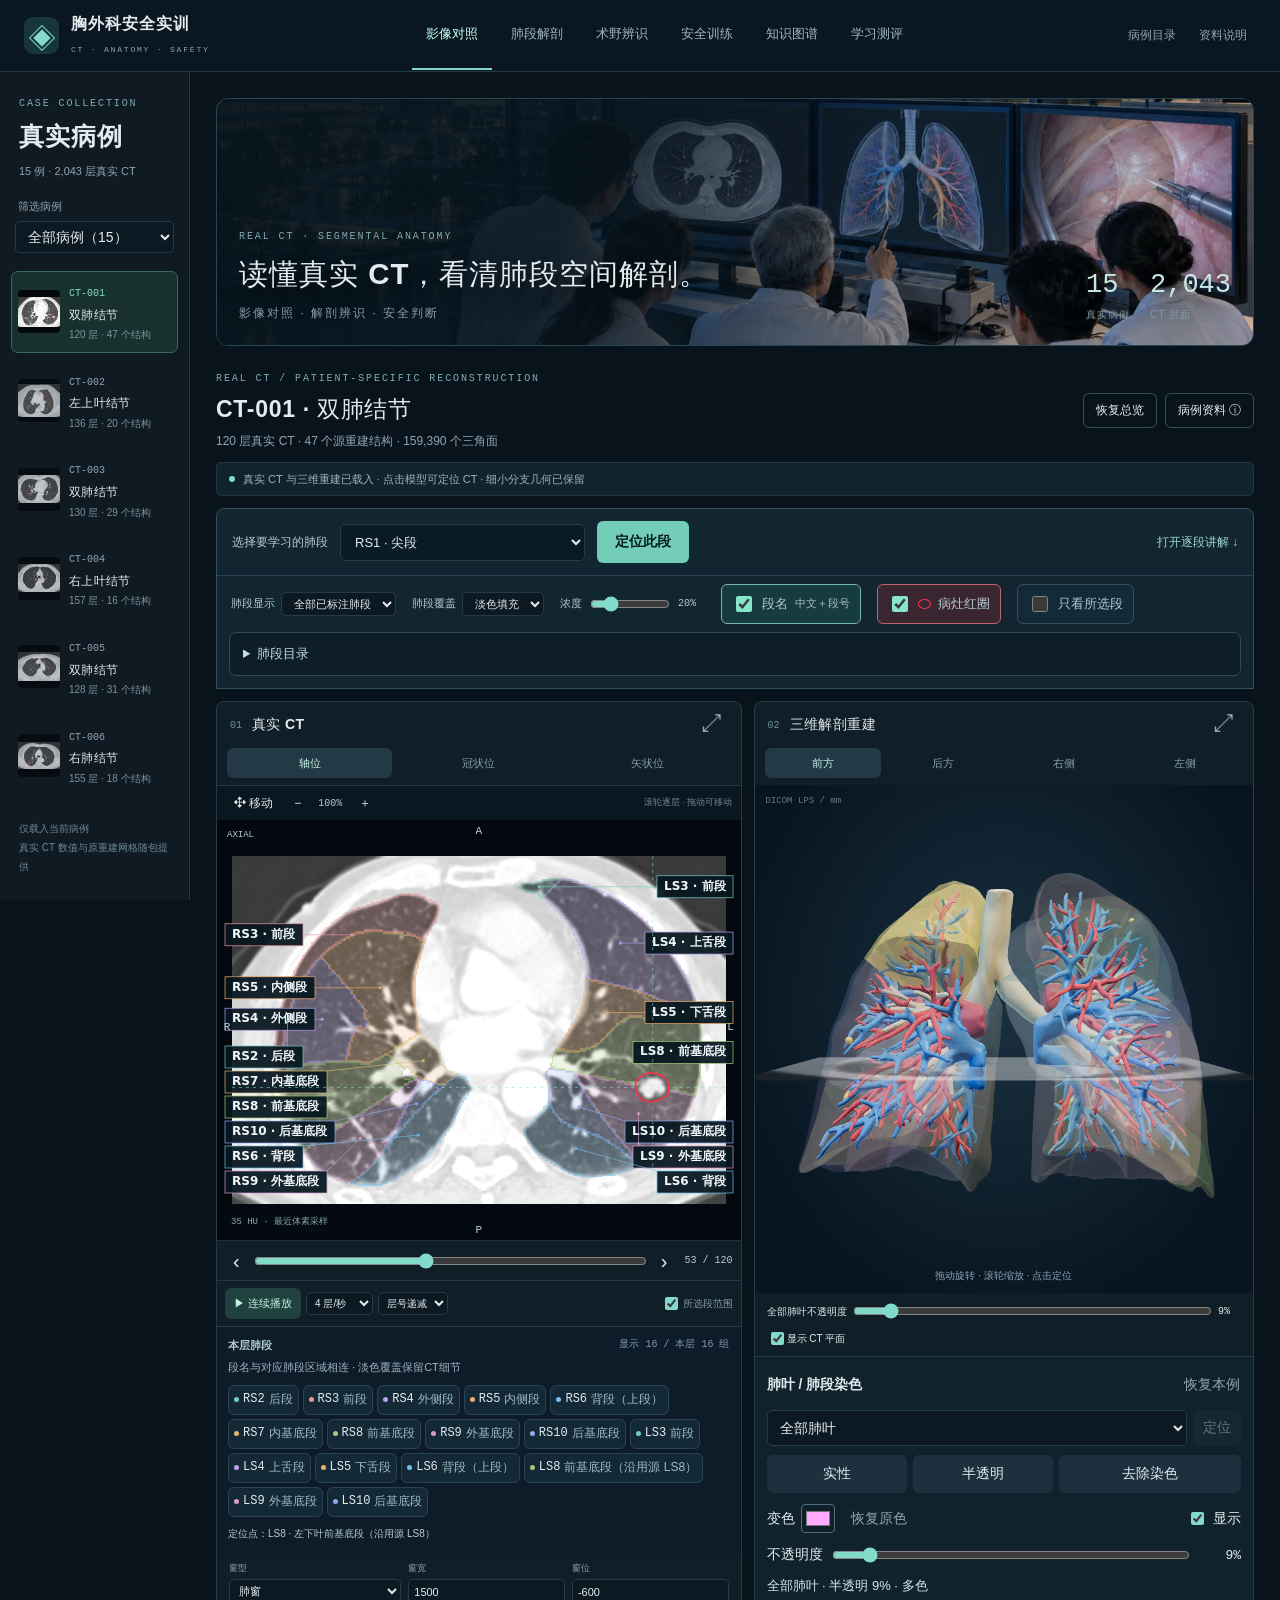
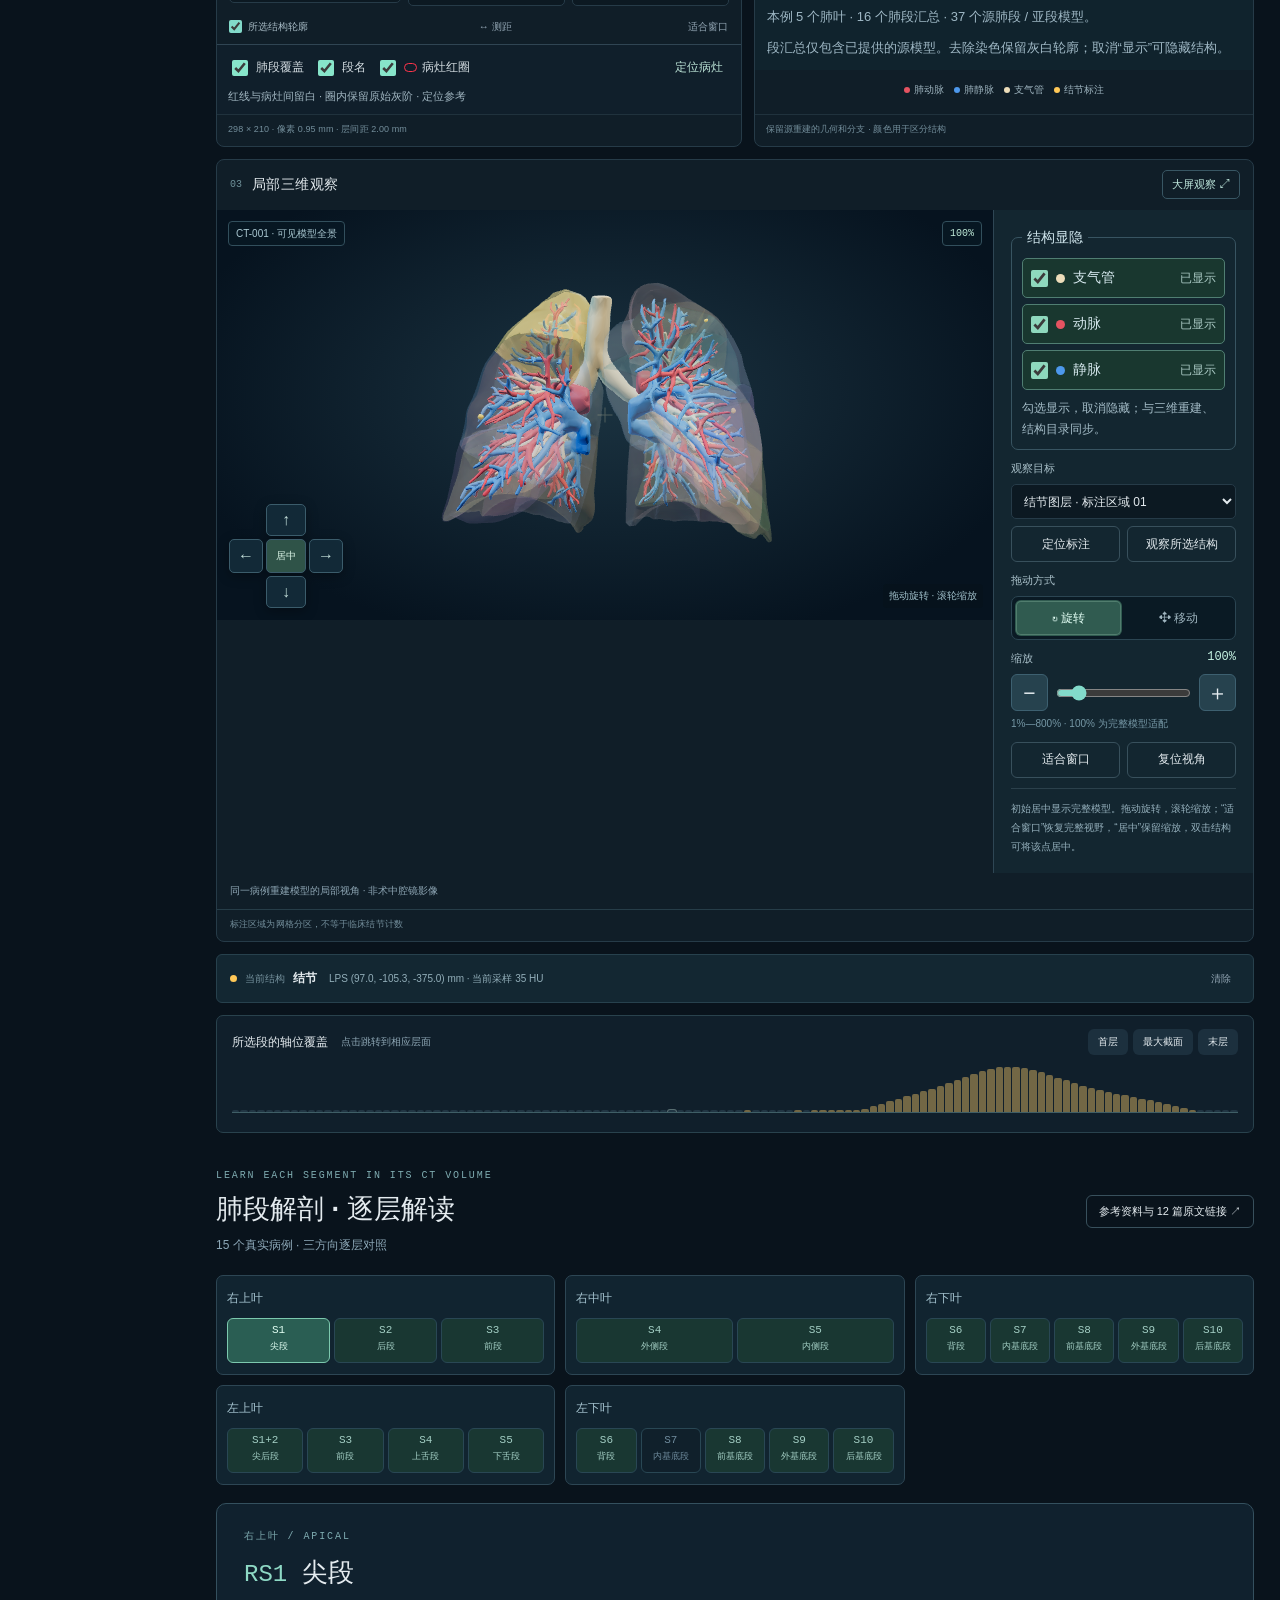
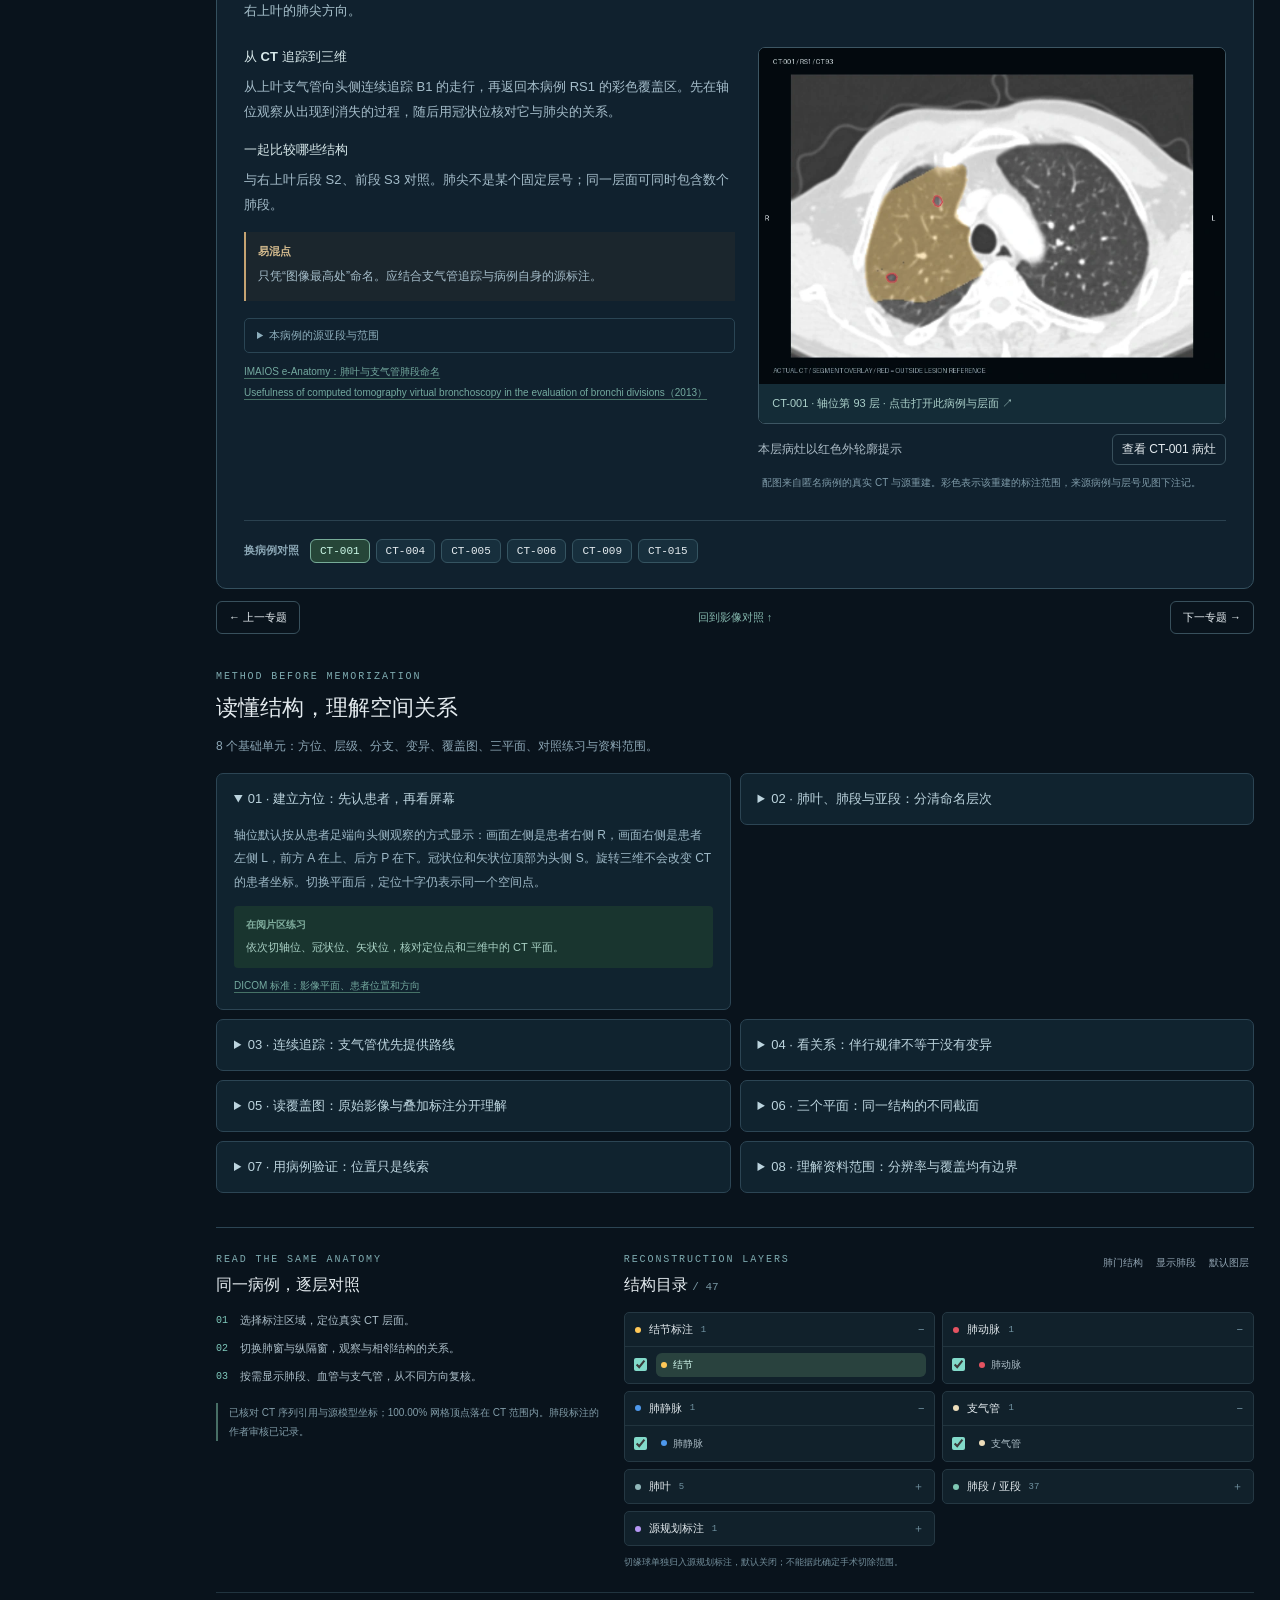
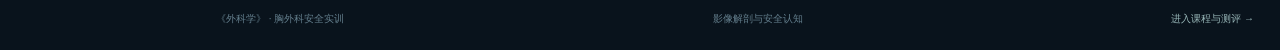
<file: index.html>
<!doctype html>
<html lang="zh-CN">
<head>
 <meta charset="UTF-8"><meta name="viewport" content="width=device-width,initial-scale=1">
 <meta name="theme-color" content="#0b151e">
 <meta name="description" content="胸外科安全实训：以真实 CT 与三维重建学习肺段解剖，连接术野辨识、安全判断与学习测评。">
 <meta http-equiv="Content-Security-Policy" content="default-src 'self'; script-src 'self'; style-src 'self' 'unsafe-inline'; img-src 'self' data: blob:; connect-src 'self'; object-src 'none'; base-uri 'self'">
 <title>肺段解剖与影像对照｜胸外科安全实训</title>
 <link rel="icon" href="./assets/favicon.svg" type="image/svg+xml"><link rel="stylesheet" href="./case-library.css">
 <link rel="stylesheet" href="./case-library-detail.css">
 <link rel="stylesheet" href="./segment-course.css">
 <link rel="stylesheet" href="./segment-supplement.css">
 <link rel="stylesheet" href="./reconstruction-controls.css">
 <link rel="stylesheet" href="./knowledge-nav.css">
</head>
<body>
 <a class="skip" href="#case-workspace">跳到病例影像</a>
 <header class="library-header">
  <a class="library-brand" href="./index.html"><span class="brand-symbol" aria-hidden="true">◈</span><span><strong>胸外科安全实训</strong><small>CT · ANATOMY · SAFETY</small></span></a>
  <nav class="workspace-nav" aria-label="学习导航"><a class="active" href="#imaging-anchor">影像对照</a><a href="#segment-course">肺段解剖</a><a href="./or-field.html">术野辨识</a><a href="./safety-training.html?route=training">安全训练</a><a href="./safety-training.html?route=knowledge" class="knowledge-nav-link">知识图谱</a><a href="./safety-training.html?route=assessment">学习测评</a></nav>
  <div class="header-links"><button id="case-sidebar-toggle" class="quiet" aria-expanded="true" aria-controls="case-catalog">病例目录</button><button id="about-btn" class="quiet">资料说明</button></div>
 </header>
 <div class="library-layout">
  <aside class="case-sidebar" id="case-catalog" aria-label="病例目录">
   <div class="sidebar-heading"><p class="eyebrow">CASE COLLECTION</p><h1>真实病例</h1><p id="catalog-summary">正在读取病例目录</p></div>
   <label class="filter-label" for="case-filter">筛选病例</label><select id="case-filter"><option value="all">全部病例</option></select>
   <div id="case-list" class="case-list" role="list" aria-label="选择匿名病例"></div>
   <p class="sidebar-foot">仅载入当前病例<br>真实 CT 数值与原重建网格随包提供</p>
  </aside>
  <main id="case-workspace" tabindex="-1">
   <section class="home-intro"><img class="lab-scene-photo" src="./assets/scene/briefing.webp" alt="" width="1600" height="901" decoding="async"><div><p class="eyebrow">REAL CT · SEGMENTAL ANATOMY</p><h1>读懂真实 CT，<br class="mobile-break">看清肺段空间解剖。</h1><p>影像对照 · 解剖辨识 · 安全判断</p></div><div class="intro-data"><strong>15<span>真实病例</span></strong><strong>2,043<span>CT 层面</span></strong><a href="#segment-course">开始肺段学习 ↗</a></div></section>
   <div class="case-heading" id="imaging-anchor"><div><p class="eyebrow" id="case-kicker">REAL CT / RECONSTRUCTED ANATOMY</p><h2 id="case-title">打开一个真实病例</h2><p id="case-metadata">CT、三维结构与局部视角共用该病例的空间坐标</p></div><div class="heading-actions"><button id="reset-all" class="outline">恢复总览</button><button id="case-info" class="outline">病例资料 <span aria-hidden="true">ⓘ</span></button></div></div>
   <div id="case-message" class="case-message" role="status" aria-live="polite"><span class="status-dot"></span><span id="load-status">正在准备病例库</span><button id="retry-load" hidden>重新载入</button></div>
   <p id="browser-tip" class="browser-tip" hidden>若 CT 一直空白：请用 Safari 或 Chrome 打开。微信请点右上角 ··· → 在浏览器中打开。</p>
   <section class="segment-workbench" aria-label="动态肺段对照">
    <div class="segment-toolbar"><div class="segment-picker"><label for="segment-select">选择要学习的肺段</label><select id="segment-select" aria-label="按肺叶选择肺段"></select><button id="segment-focus" class="accent-button">定位此段</button></div><a href="#segment-course" class="tutorial-shortcut">打开逐段讲解 ↓</a></div>
    <div class="overlay-controls" role="group" aria-label="独立控制肺段、段名与病灶红圈">
     <label>肺段显示<select id="segment-annotation-source"><option value="review" selected>全部已标注肺段</option><option value="source">仅原有肺段</option></select></label>
     <label>肺段覆盖<select id="segment-overlay"><option value="fill">淡色填充</option><option value="outline">仅轮廓</option><option value="off">隐藏覆盖</option></select></label>
     <label class="opacity-control">浓度<input id="segment-opacity" type="range" min="8" max="65" value="20"><output id="segment-opacity-value">20%</output></label>
     <label class="annotation-switch"><input type="checkbox" id="segment-labels" checked>段名 <small>中文＋段号</small></label>
     <label class="annotation-switch lesion-switch"><input type="checkbox" id="show-lesion-outline" checked><i aria-hidden="true"></i>病灶红圈</label>
     <label class="annotation-switch"><input type="checkbox" id="segment-only">只看所选段</label>
    </div>
    <details id="case-segment-coverage" class="case-segment-coverage"><summary id="case-coverage-title">肺段目录</summary><div id="case-coverage-grid"></div></details>
   </section>
   <div class="imaging-grid">
    <section class="image-panel ct-panel" aria-labelledby="ct-title">
     <header class="panel-header"><div><span class="panel-number">01</span><h3 id="ct-title">真实 CT</h3></div><button class="expand-btn" data-expand="ct-panel" aria-label="放大真实 CT">⤢</button></header>
     <div class="plane-tabs" role="group" aria-label="CT 观察平面"><button data-plane="axial" aria-pressed="true">轴位</button><button data-plane="coronal" aria-pressed="false">冠状位</button><button data-plane="sagittal" aria-pressed="false">矢状位</button></div>
     <div class="ct-view-tools"><button id="ct-pan-mode" aria-pressed="false">✥ 移动</button><button id="ct-zoom-out" aria-label="缩小 CT">−</button><output id="ct-zoom-value">100%</output><button id="ct-zoom-in" aria-label="放大 CT">＋</button><span>滚轮逐层 · 拖动可移动</span></div><div class="ct-stage"><canvas id="real-ct" tabindex="0" aria-label="真实CT，滚轮或方向键逐层浏览，点击设置三维定位点"></canvas><img id="ct-preview" alt="当前匿名病例的真实CT预览" hidden><div class="canvas-empty" id="ct-empty">正在载入真实 CT…</div><span class="ct-plane-label" id="ct-plane-label">AXIAL</span><span class="ct-value" id="ct-value"></span></div>
     <div class="slice-control"><button id="slice-prev" aria-label="上一层">‹</button><input id="real-slice" type="range" min="0" max="1" value="0" aria-label="CT 层面"><button id="slice-next" aria-label="下一层">›</button><output id="real-slice-label">— / —</output></div>
     <div class="cine-controls"><button id="segment-cine" aria-pressed="false">▶ 连续播放</button><select id="cine-speed" aria-label="播放速度"><option value="2">2 层/秒</option><option value="4" selected>4 层/秒</option><option value="8">8 层/秒</option><option value="12">12 层/秒</option></select><select id="cine-direction" aria-label="播放方向"><option value="backward">层号递减</option><option value="forward">层号递增</option></select><label><input id="segment-range-only" type="checkbox" checked>所选段范围</label></div>
     <div class="slice-segment-summary"><div><strong>本层肺段</strong><span id="current-segment-count">—</span></div><p id="slice-label-status" class="slice-label-status"></p><div id="current-segments"></div><p id="segment-point">点击 CT 查看定位点所属的源标注</p></div>
     <div class="window-controls"><label>窗型<select id="window-preset"><option value="lung">肺窗</option><option value="mediastinum">纵隔窗</option><option value="bone">骨窗</option><option value="custom">自定义</option></select></label><label>窗宽<input id="window-width" type="number" value="1500" min="2" max="12000" step="50"></label><label>窗位<input id="window-center" type="number" value="-600" min="-1500" max="4000" step="50"></label></div>
     <div class="ct-options"><label><input id="show-contour" type="checkbox" checked>所选结构轮廓</label><button id="measure-btn" class="quiet" aria-pressed="false">↔ 测距</button><button id="ct-zoom-reset" class="quiet">适合窗口</button></div>
     <div class="lesion-controls"><label><input id="ct-segment-overlay" type="checkbox" checked>肺段覆盖</label><label><input id="ct-segment-labels" type="checkbox" checked>段名</label><label><input id="ct-lesion-outline" type="checkbox" checked><i aria-hidden="true"></i>病灶红圈</label><button id="locate-lesion" class="quiet">定位病灶</button><span id="lesion-readout">病灶边界外留白，圈内保留灰阶</span></div>
     <p class="panel-foot" id="ct-resolution">原病例包重采样 CT · 保留数值，可调窗</p>
    </section>
    <section class="image-panel anatomy-panel" aria-labelledby="model-title">
     <header class="panel-header"><div><span class="panel-number">02</span><h3 id="model-title">三维解剖重建</h3></div><button class="expand-btn" data-expand="anatomy-panel" aria-label="放大三维重建">⤢</button></header>
     <div class="camera-presets" role="group" aria-label="三维观察方向"><button data-camera="anterior" aria-pressed="true">前方</button><button data-camera="posterior" aria-pressed="false">后方</button><button data-camera="right" aria-pressed="false">右侧</button><button data-camera="left" aria-pressed="false">左侧</button></div>
     <div class="model-stage"><canvas id="real-model" tabindex="0" aria-label="真实三维肺结构，拖动旋转，滚轮缩放，点击结构定位CT"></canvas><span class="model-hint">拖动旋转 · 滚轮缩放 · 点击定位</span><span class="coordinate-label">DICOM LPS / mm</span><div class="canvas-empty" id="model-empty"><span id="model-empty-text">正在准备三维结构</span><button type="button" id="load-model-btn" hidden>加载三维重建</button></div></div>
     <div class="model-controls"><label>全部肺叶不透明度<input id="lobe-opacity" type="range" min="0" max="100" value="9"><output id="opacity-label">9%</output></label><label class="inline-check"><input id="show-ct-plane" type="checkbox" checked>显示 CT 平面</label></div>
     <div id="reconstruction-controls" class="reconstruction-controls" role="group" aria-label="肺叶与肺段独立染色">
      <div class="reconstruction-heading"><strong>肺叶 / 肺段染色</strong><button id="reconstruction-reset" class="quiet">恢复本例</button></div>
      <div class="reconstruction-target-row"><select id="reconstruction-target" aria-label="选择要调整的肺叶、肺段或亚段" disabled></select><button id="reconstruction-locate" disabled>定位</button></div>
      <div class="reconstruction-actions"><button data-surface-action="solid" aria-pressed="false" disabled>实性</button><button data-surface-action="translucent" aria-pressed="false" disabled>半透明</button><button data-surface-action="clear-color" aria-pressed="false" disabled>去除染色</button></div>
      <div class="reconstruction-color-row"><label>变色<input id="reconstruction-color" type="color" value="#91b8ba" aria-label="所选肺叶或肺段颜色" disabled></label><button data-surface-action="source-color" class="quiet" disabled>恢复原色</button><label class="surface-visible"><input id="reconstruction-visible" type="checkbox" disabled>显示</label></div>
      <label class="reconstruction-opacity-row">不透明度<input id="reconstruction-opacity" type="range" min="0" max="100" value="9" aria-label="所选结构不透明度，0为完全透明，100为实性" disabled><output id="reconstruction-opacity-value">9%</output></label>
      <p id="reconstruction-state" role="status" aria-live="polite">等待重建模型</p>
      <p id="reconstruction-coverage"></p><p>段汇总仅包含已提供的源模型。去除染色保留灰白轮廓；取消“显示”可隐藏结构。</p>
     </div>
     <div class="model-legend"><span><i class="artery"></i>肺动脉</span><span><i class="vein"></i>肺静脉</span><span><i class="airway"></i>支气管</span><span><i class="nodule"></i>结节标注</span></div>
     <p class="panel-foot">保留源重建的几何和分支 · 颜色用于区分结构</p>
    </section>
    <section class="image-panel detail-panel" aria-labelledby="detail-title">
     <header class="panel-header"><div><span class="panel-number">03</span><h3 id="detail-title">局部三维观察</h3></div><button class="expand-btn detail-expand" data-expand="detail-panel" data-expanded-label="退出大屏" data-collapsed-label="大屏观察" aria-label="打开局部观察大屏" aria-expanded="false">大屏观察 ⤢</button></header>
     <div class="detail-workspace">
      <div class="detail-stage" data-drag-mode="rotate">
       <canvas id="real-detail" tabindex="0" aria-label="局部三维观察。可切换旋转和移动，使用加减按钮缩放；方向键移动，Home键居中。" aria-describedby="detail-help"></canvas>
       <div class="detail-reticle" aria-hidden="true"></div>
       <div class="detail-hud"><span id="detail-focus-label">正在准备观察目标</span><span id="detail-zoom-badge">100%</span></div>
       <div class="detail-nudge" role="group" aria-label="将模型移到所需位置">
        <button data-detail-pan="0,-1" class="nudge-up" aria-label="模型向上移动" title="模型向上移动">↑</button>
        <button data-detail-pan="-1,0" class="nudge-left" aria-label="模型向左移动" title="模型向左移动">←</button>
        <button id="detail-center" class="nudge-center" aria-label="将模型移到画面中央" title="模型居中，保留当前缩放">居中</button>
        <button data-detail-pan="1,0" class="nudge-right" aria-label="模型向右移动" title="模型向右移动">→</button>
        <button data-detail-pan="0,1" class="nudge-down" aria-label="模型向下移动" title="模型向下移动">↓</button>
       </div>
       <span class="detail-canvas-hint" id="detail-drag-hint">拖动旋转 · 滚轮缩放</span>
      </div>
      <div class="detail-tools" aria-label="局部观察工具">
       <fieldset class="detail-structure-controls"><legend>结构显隐</legend><div class="detail-structure-options">
        <label><input id="detail-show-airway" data-detail-group="airway" type="checkbox" disabled><i class="airway" aria-hidden="true"></i><span>支气管</span><small data-detail-group-state="airway">等待模型</small></label>
        <label><input id="detail-show-artery" data-detail-group="artery" type="checkbox" disabled><i class="artery" aria-hidden="true"></i><span>动脉</span><small data-detail-group-state="artery">等待模型</small></label>
        <label><input id="detail-show-vein" data-detail-group="vein" type="checkbox" disabled><i class="vein" aria-hidden="true"></i><span>静脉</span><small data-detail-group-state="vein">等待模型</small></label>
       </div><p>勾选显示，取消隐藏；与三维重建、结构目录同步。</p></fieldset>
       <div class="detail-target-controls"><label for="target-select">观察目标</label><select id="target-select"><option>等待标注区域</option></select><div class="detail-target-actions"><button id="focus-target" class="outline">定位标注</button><button id="focus-selection" class="outline">观察所选结构</button></div></div>
       <div class="detail-mode-controls"><span class="detail-tool-label">拖动方式</span><div class="detail-mode-buttons" role="group" aria-label="选择拖动操作"><button data-detail-mode="rotate" aria-pressed="true">↻ 旋转</button><button data-detail-mode="pan" aria-pressed="false">✥ 移动</button></div></div>
       <div class="detail-zoom-controls"><label for="detail-zoom">缩放 <output id="detail-zoom-value">100%</output></label><div class="detail-zoom-row"><button id="detail-zoom-out" aria-label="缩小模型" title="缩小模型">−</button><input id="detail-zoom" type="range" min="1" max="800" value="100" step="0.1" aria-label="模型显示比例，以适合窗口为百分之百"><button id="detail-zoom-in" aria-label="放大模型" title="放大模型">＋</button></div><small id="detail-zoom-reference">1%—800% · 100% 为完整模型适配</small></div>
       <div class="detail-view-actions"><button id="detail-fit" class="outline">适合窗口</button><button id="detail-reset" class="outline">复位视角</button></div>
       <p id="detail-help" class="detail-help">初始居中显示完整模型。拖动旋转，滚轮缩放；“适合窗口”恢复完整视野，“居中”保留缩放，双击结构可将该点居中。</p>
      </div>
     </div>
     <p class="detail-note">同一病例重建模型的局部视角 · 非术中腔镜影像</p>
     <p class="panel-foot">标注区域为网格分区，不等于临床结节计数</p>
    </section>
   </div>
   <div class="selection-strip"><div><span class="selection-dot" id="selection-dot"></span><span>当前结构</span><strong id="selection-title">尚未选择</strong></div><p id="selection-position">在三维模型或结构目录中选择，可对照 CT 切面轮廓。</p><button id="clear-selection" class="quiet">清除</button></div>
   <div class="segment-timeline"><div><strong>所选段的轴位覆盖</strong><span id="segment-timeline-caption">点击跳转到相应层面</span><div class="segment-bookmarks"><button data-segment-position="first">首层</button><button data-segment-position="peak">最大截面</button><button data-segment-position="last">末层</button></div></div><div id="segment-slice-strip" class="slice-bars" aria-label="肺段轴位覆盖时间轴"></div></div>
   <section id="segment-course" class="segment-course" aria-labelledby="segment-course-title">
    <header class="course-heading"><div><p class="eyebrow">LEARN EACH SEGMENT IN ITS CT VOLUME</p><h2 id="segment-course-title">肺段解剖 · 逐层解读</h2><p id="segment-count-total">真实病例图解、空间定位与逐段讲解</p></div><button id="segment-source-btn" class="outline">参考资料与 12 篇原文链接 ↗</button></header>
    <div id="segment-navigation" class="segment-navigation" aria-label="肺叶与肺段教程目录"></div>
    <div id="segment-lesson" class="segment-lesson"></div>
    <div class="lesson-pager"><button id="segment-previous" class="outline">← 上一专题</button><a href="#imaging-anchor">回到影像对照 ↑</a><button id="segment-next" class="outline">下一专题 →</button></div>
    <div class="fundamentals-heading"><p class="eyebrow">METHOD BEFORE MEMORIZATION</p><h3>读懂结构，理解空间关系</h3><p>8 个基础单元：方位、层级、分支、变异、覆盖图、三平面、对照练习与资料范围。</p></div><div id="fundamentals" class="fundamentals"></div>
   </section>
   <div class="lower-grid">
    <section class="study-notes"><p class="eyebrow">READ THE SAME ANATOMY</p><h3>同一病例，逐层对照</h3><ol><li><span>01</span><p>选择标注区域，定位真实 CT 层面。</p></li><li><span>02</span><p>切换肺窗与纵隔窗，观察与相邻结构的关系。</p></li><li><span>03</span><p>按需显示肺段、血管与支气管，从不同方向复核。</p></li></ol><p class="alignment-note" id="alignment-note">影像与重建坐标核对结果将在病例载入后显示。</p></section>
    <section class="structure-section"><div class="structure-heading"><div><p class="eyebrow">RECONSTRUCTION LAYERS</p><h3>结构目录 <span id="structure-count"></span></h3></div><div class="layer-presets"><button id="layers-core" class="quiet">肺门结构</button><button id="layers-segments" class="quiet">显示肺段</button><button id="layers-reset" class="quiet">默认图层</button></div></div><div id="structure-groups" class="structure-groups"></div><p class="layer-note">切缘球单独归入源规划标注，默认关闭；不能据此确定手术切除范围。</p></section>
   </div>
   <footer class="library-footer"><span>《外科学》 · 胸外科安全实训</span><span>影像解剖与安全认知</span><a href="./safety-training.html?route=assessment">进入课程与测评 →</a></footer>
  </main>
 </div>
 <dialog id="case-dialog"><button id="close-dialog" class="dialog-close" aria-label="关闭说明">×</button><div id="dialog-content"></div></dialog>
 <dialog id="segment-source-dialog"><button id="segment-source-close" class="dialog-close" aria-label="关闭参考资料">×</button><div id="segment-source-content"></div></dialog>
 <script type="module" src="./boot.js?v=ct2"></script>
</body>
</html>
</file>
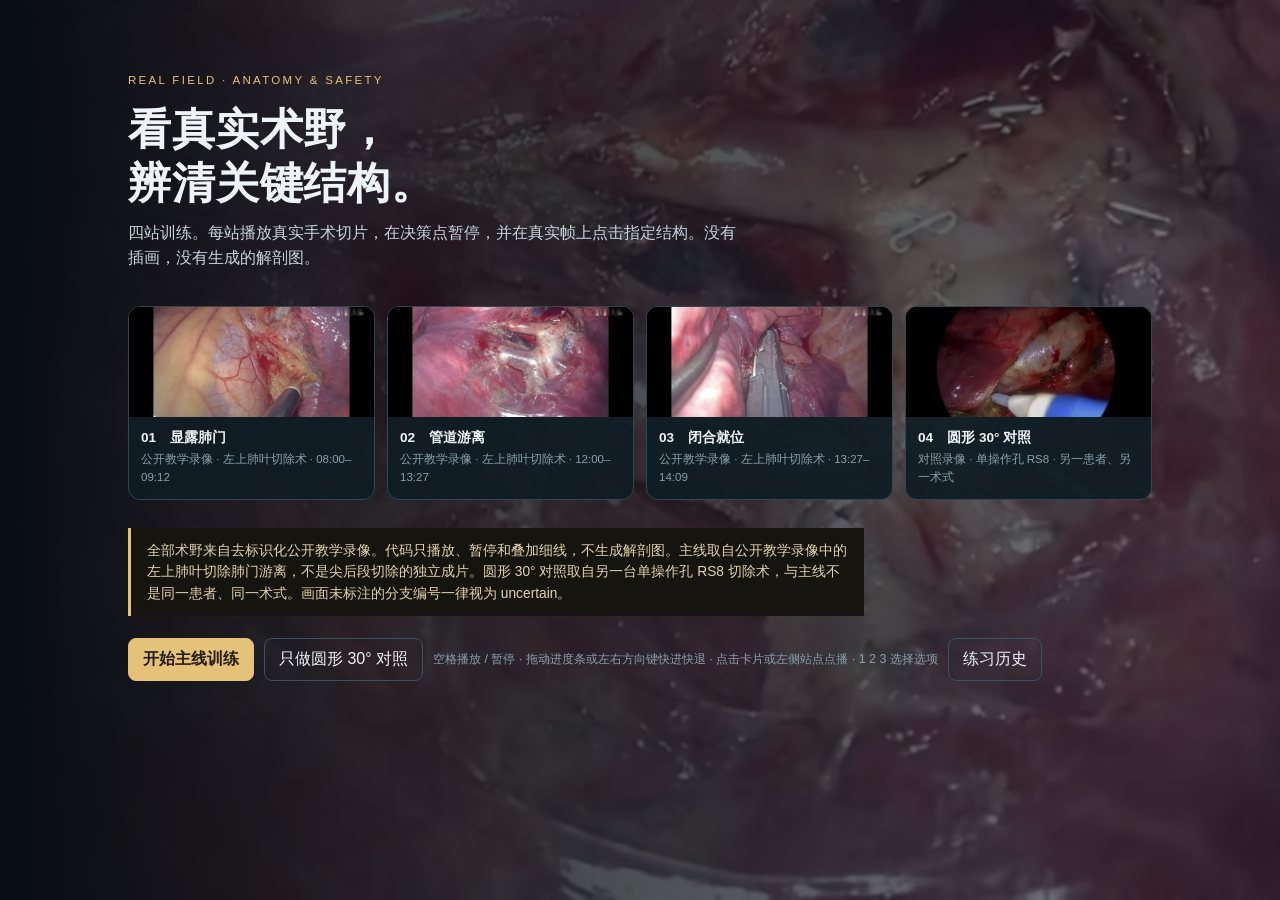
<file: or-field.html>
<!doctype html>
<html lang="zh-CN">
<head>
<meta charset="UTF-8">
<meta name="viewport" content="width=device-width,initial-scale=1">
<meta name="theme-color" content="#070d12">
<meta name="description" content="胸外科安全实训：结合真实胸腔镜影像，学习肺门解剖辨识、关键结构定位与安全判断。">
<meta http-equiv="Content-Security-Policy" content="default-src 'self'; script-src 'self'; style-src 'self' 'unsafe-inline'; img-src 'self' data: blob:; connect-src 'self'; media-src 'self' blob:; font-src 'self'; object-src 'none'; base-uri 'self'">
<title>术野辨识与肺门解剖｜胸外科安全实训</title>
<link rel="icon" href="./assets/favicon.svg" type="image/svg+xml">
<style>
:root{
  color-scheme:dark;
  --bg:#070d12;
  --bg2:#0c151c;
  --panel:#101c24;
  --panel2:#16242e;
  --line:#2a3d48;
  --text:#eef4f7;
  --muted:#8aa0ad;
  --accent:#7ed9c8;
  --accent-dim:#163a38;
  --gold:#e4c27a;
  --gold-dim:#3a3220;
  --danger:#e08b96;
  --danger-dim:#3a2228;
  --ok:#8fceb0;
  --bezel:#141c22;
  --hair:#e4c27a55;
  font-family:"PingFang SC","Hiragino Sans GB","Noto Sans SC","Microsoft YaHei",sans-serif;
  font-size:16px;
  line-height:1.55;
}
*{box-sizing:border-box}
html,body{height:100%;margin:0;background:var(--bg);color:var(--text)}
button,input,select{font:inherit;color:inherit}
button{background:none;border:1px solid transparent;cursor:pointer;border-radius:8px;padding:8px 14px}
button:disabled{opacity:.4;cursor:not-allowed}
button:focus-visible,a:focus-visible{outline:2px solid var(--gold);outline-offset:3px}
a{color:var(--accent);text-decoration:none}
a:hover{text-decoration:underline}
h1,h2,h3,p{margin:0}
[hidden]{display:none!important}
.skip{position:absolute;left:12px;top:-80px;background:#fff;color:#000;padding:8px 12px;z-index:20}
.skip:focus{top:8px}

body.theater{display:flex;flex-direction:column;min-height:100%}

header.top{
  display:flex;align-items:center;gap:22px;
  padding:10px 22px;min-height:64px;
  border-bottom:1px solid var(--line);
  background:linear-gradient(#0d161c,#0a1218);
}
.brand{display:flex;align-items:center;gap:12px;color:var(--text)}
.brand:hover{text-decoration:none}
.brand-mark{
  width:38px;height:38px;border-radius:9px;
  display:grid;place-items:center;
  border:1px solid #3d5c58;background:#143330;color:var(--accent);
  font-size:1.05rem;letter-spacing:.04em;
}
.brand strong{display:block;font-size:.95rem;font-weight:650;letter-spacing:.04em}
.brand small{display:block;font-size:.62rem;letter-spacing:.18em;color:#7f96a3;margin-top:1px}
.crumb{color:var(--muted);font-size:.8rem;letter-spacing:.08em}
.crumb b{color:var(--gold);font-weight:550}
.top-actions{margin-left:auto;display:flex;gap:8px;align-items:center}
.quiet{color:var(--muted);border-color:transparent}
.quiet:hover{background:#1a2c36}
.outline{border-color:#3a5360}
.outline:hover{background:#1a2c36}
.primary{background:var(--accent);color:#0b2424;border-color:var(--accent);font-weight:650}
.primary:hover{background:#a8eee0}
.gold{background:var(--gold);color:#241c0e;border-color:var(--gold);font-weight:650}

.layout{
  flex:1;display:grid;
  grid-template-columns:220px minmax(0,1fr) 340px;
  min-height:0;
}
.rail,.panel{
  background:var(--bg2);
  border-right:1px solid var(--line);
  overflow:auto;
}
.panel{border-right:0;border-left:1px solid var(--line)}

.rail{padding:16px 12px 24px}
.rail .eyebrow,.panel .eyebrow{
  color:var(--accent);font-size:.68rem;letter-spacing:.16em;margin-bottom:8px
}
.station{
  display:grid;grid-template-columns:52px 1fr;gap:10px;
  padding:8px;border-radius:10px;border:1px solid transparent;
  color:var(--text);text-align:left;width:100%;margin-bottom:8px
}
.station img{width:52px;height:36px;object-fit:cover;border-radius:5px;background:#000;display:block}
.station strong{display:block;font-size:.82rem;font-weight:600}
.station span{display:block;font-size:.7rem;color:var(--muted)}
.station.now{border-color:#4e8f86;background:#143330}
.station.done{opacity:.75}
.station.done strong:after{content:" · 完成";color:var(--accent);font-weight:500}

.monitor-col{display:flex;flex-direction:column;min-width:0;background:#05090c;justify-content:flex-start}
.monitor{
  flex:0 1 auto;
  width:calc(100% - 32px);
  aspect-ratio:2.15 / 1;
  max-height:calc(100vh - 148px);
  min-height:280px;
  margin:14px 16px 0;
  background:#000;
  border:1px solid #2c3c44;
  border-radius:14px;
  box-shadow:0 0 0 1px #000, 0 24px 60px #000a, inset 0 0 0 8px var(--bezel);
  position:relative;overflow:hidden;
}
.stage{position:absolute;inset:8px;background:#000}
.stage video,.stage img{
  position:absolute;inset:0;width:100%;height:100%;
  object-fit:contain;background:#000;
}
.stage canvas{position:absolute;inset:0;width:100%;height:100%;pointer-events:none}
.stage.quiz canvas{pointer-events:auto;cursor:crosshair}
.hud{
  position:absolute;left:18px;bottom:16px;right:18px;
  display:flex;justify-content:space-between;align-items:flex-end;
  pointer-events:none;gap:12px
}
.hud .src{
  font-size:.72rem;color:#d7e6ec;background:#0a1218c9;
  padding:4px 8px;border-radius:4px;letter-spacing:.02em;
  max-width:70%
}
.hud .clock{font:12px/1.2 ui-monospace,monospace;color:#d5c38a;background:#0a1218c9;padding:4px 8px;border-radius:4px}
.pause-flag{
  position:absolute;top:18px;left:50%;transform:translateX(-50%);
  background:#3a3220ee;color:var(--gold);border:1px solid #8a7340;
  padding:6px 12px;border-radius:999px;font-size:.78rem;letter-spacing:.06em;
  pointer-events:none
}
.cal-readout{
  position:absolute;top:16px;right:16px;z-index:3;
  background:#0a1218e6;border:1px solid var(--gold);color:var(--gold);
  font:12px/1.4 ui-monospace,monospace;padding:8px 10px;border-radius:6px;
  max-width:46%;pointer-events:none;white-space:pre-wrap
}

.transport{
  display:flex;align-items:center;gap:10px;
  padding:10px 18px 14px;
}
.transport .bar{
  flex:1;height:12px;background:#24323a;border-radius:99px;position:relative;
  cursor:pointer;touch-action:none
}
.transport .bar>span{display:block;height:100%;background:var(--accent);width:0;border-radius:99px;pointer-events:none}
.transport .bar .mark{
  position:absolute;top:-3px;width:2px;height:18px;background:var(--gold);opacity:.85;pointer-events:none
}
.card{cursor:pointer;text-align:left;font:inherit;color:inherit;width:100%;padding:0}
.card:hover{border-color:#6aa79e}
.icon-btn{border:1px solid #3a5360;padding:6px 10px;font-size:.8rem;color:#c5d6de}
.icon-btn:hover{background:#1a2c36}
.rate{color:var(--muted);font-size:.75rem}

.panel{padding:16px 18px 28px;display:flex;flex-direction:column;gap:12px}
.panel h2{font-size:1.12rem;font-weight:650;letter-spacing:.01em}
.panel .lead{color:#b9ccd6;font-size:.9rem}
.task-card{
  border:1px solid #355056;background:#122028;border-radius:12px;padding:14px
}
.task-card h3{font-size:.78rem;letter-spacing:.12em;color:var(--gold);margin-bottom:8px;font-weight:550}
.options{display:grid;gap:8px;margin-top:10px}
.opt{
  text-align:left;border:1px solid #3a5360;background:#102028;
  padding:11px 12px;display:flex;gap:10px;align-items:flex-start;
  color:#d5e4eb;font-size:.9rem;min-height:52px
}
.opt .ltr{color:#7fa3b0;font-weight:650;width:1.1em;flex-shrink:0}
.opt:hover{border-color:#6aa79e;background:#163038}
.opt.correct{border-color:#4e9a7a;background:#16352e}
.opt.wrong{border-color:#8a4d5a;background:#352028}
.feedback{
  border-radius:10px;padding:12px 14px;font-size:.88rem;line-height:1.55
}
.feedback.ok{background:#16352e;border:1px solid #3e7a62;color:#c6ead8}
.feedback.bad{background:#352028;border:1px solid #8a4d5a;color:#f3c9d0}
.panel-actions{display:flex;flex-wrap:wrap;gap:8px;margin-top:12px}
.hint{font-size:.78rem;color:var(--muted)}
.misses{font-size:.78rem;color:#e0b7a0}

.intro{
  position:fixed;inset:0;z-index:8;overflow:auto;
  background:#070d12;
}
.intro-bg{
  position:absolute;inset:0;
  background:
    linear-gradient(90deg,#070d12 0%,#070d12cc 28%,#070d1288 100%),
    url("./or-field/clean/posters/step02.jpg") center/cover;
  filter:saturate(.9)
}
.intro-inner{
  position:relative;max-width:1080px;margin:0 auto;
  padding:72px 28px 80px
}
.intro-inner .eyebrow{color:var(--gold);letter-spacing:.2em;font-size:.72rem}
.intro-inner h1{font-size:clamp(1.8rem,4vw,2.7rem);font-weight:620;letter-spacing:.02em;margin:12px 0 10px;line-height:1.25}
.intro-inner .deck{max-width:38rem;color:#c5d5de;font-size:1.02rem}
.cards{display:grid;grid-template-columns:repeat(4,1fr);gap:12px;margin:36px 0 28px}
.card{
  background:#101c24ee;border:1px solid #314650;border-radius:12px;overflow:hidden
}
.card img{width:100%;height:110px;object-fit:cover;object-position:center;display:block;background:#000}
.card div{padding:10px 12px 12px}
.card strong{display:block;font-size:.85rem}
.card span{display:block;font-size:.72rem;color:var(--muted);margin-top:3px}
.note{
  border-left:3px solid var(--gold);
  background:#16140f;padding:12px 16px;color:#e2d3ae;font-size:.86rem;
  max-width:46rem;margin-bottom:22px
}
.intro-actions{display:flex;gap:10px;flex-wrap:wrap;align-items:center}

.report{display:grid;gap:14px}
.metrics{display:grid;grid-template-columns:1fr 1fr;gap:8px}
.metric{border:1px solid #314650;border-radius:10px;padding:12px;background:#122028}
.metric .v{font-size:1.7rem;color:#d9f3ec;line-height:1.15}
.metric .l{font-size:.75rem;color:var(--muted)}
.log-list{list-style:none;padding:0;margin:0;font-size:.8rem;color:#b7c9d2}
.log-list li{display:grid;grid-template-columns:64px 1fr;gap:8px;padding:6px 0;border-bottom:1px solid #24343c}
.log-list time{color:#7f96a3;font-variant-numeric:tabular-nums}

footer.foot{
  display:flex;justify-content:space-between;gap:16px;flex-wrap:wrap;
  padding:8px 22px 12px;color:#6d8592;font-size:.72rem;
  border-top:1px solid var(--line)
}

@media(max-width:1100px){
  .layout{grid-template-columns:1fr;grid-template-rows:auto 1fr auto}
  .rail{display:flex;gap:8px;overflow:auto;border-right:0;border-bottom:1px solid var(--line);padding:10px}
  .station{min-width:190px;margin:0}
  .panel{border-left:0;border-top:1px solid var(--line)}
  .monitor{min-height:42vh}
  .cards{grid-template-columns:1fr 1fr}
}
@media(max-width:640px){
  header.top{padding:10px 12px;flex-wrap:wrap}
  .crumb{display:none}
  .intro-inner{padding:28px 16px 24px}
  .intro-inner h1{font-size:1.7rem}
  .cards{grid-template-columns:1fr;margin:18px 0 16px}
  .card img{height:84px}
  .intro-actions{
    position:sticky;bottom:0;padding:12px 0 8px;
    background:linear-gradient(180deg,transparent,#070d12 28%);
  }
  .monitor{margin:8px;min-height:200px;aspect-ratio:16/9;box-shadow:0 0 0 1px #000, inset 0 0 0 6px var(--bezel)}
}
@media(prefers-reduced-motion:reduce){
  *,*::before,*::after{transition:none!important;animation:none!important}
}
@media print{
  header.top,.rail,.monitor-col,.foot,.intro,.panel-actions,.transport{display:none!important}
  .layout{display:block}
  .panel{border:0;background:#fff;color:#111}
  .metric,.task-card{border-color:#ccc;background:#fff}
  .metric .v{color:#111}
}
</style>
</head>
<body class="theater">
<a class="skip" href="#panel">跳到当前任务</a>

<header class="top">
  <a class="brand" href="./index.html" aria-label="返回真实影像首页">
    <span class="brand-mark" aria-hidden="true">野</span>
    <span><strong>胸外科安全实训</strong><small>CT · ANATOMY · SAFETY</small></span>
  </a>
  <div class="crumb">主线 · 左上肺门　<b id="crumb-step">准备</b></div>
  <div class="top-actions">
    <button id="btn-help" class="quiet">说明</button>
    <button id="btn-abort" class="outline">结束并查看记录</button>
    <a class="quiet" href="./safety-training.html?route=knowledge">知识图谱</a>
    <a class="quiet" href="./index.html">影像首页</a>
  </div>
</header>

<div class="intro" id="intro">
  <div class="intro-bg" aria-hidden="true"></div>
  <div class="intro-inner">
    <p class="eyebrow">REAL FIELD · ANATOMY & SAFETY</p>
    <h1>看真实术野，<br>辨清关键结构。</h1>
    <p class="deck">四站训练。每站播放真实手术切片，在决策点暂停，并在真实帧上点击指定结构。没有插画，没有生成的解剖图。</p>
    <div class="cards" id="intro-cards"></div>
    <p class="note" id="disclaimer"></p>
    <div class="intro-actions">
      <button class="gold" id="btn-start">开始主线训练</button>
      <button class="outline" id="btn-optics-only">只做圆形 30° 对照</button>
      <span class="hint">空格播放 / 暂停 · 拖动进度条或左右方向键快进快退 · 点击卡片或左侧站点点播 · 1 2 3 选择选项</span>
    </div>
  </div>
</div>

<div class="layout" id="app" hidden>
  <aside class="rail" id="rail" aria-label="训练站"></aside>
  <section class="monitor-col">
    <div class="monitor" id="monitor">
      <div class="stage" id="stage">
        <video id="vid" playsinline preload="metadata"></video>
        <img id="still" alt="当前真实术野定帧" hidden>
        <canvas id="overlay"></canvas>
        <div class="pause-flag" id="pause-flag" hidden>决策点 · 画面已暂停</div>
        <div class="cal-readout" id="cal" hidden></div>
        <div class="hud">
          <span class="src" id="hud-src"></span>
          <span class="clock" id="hud-clock">00:00</span>
        </div>
      </div>
    </div>
    <div class="transport">
      <button class="icon-btn" id="btn-play" aria-label="播放或暂停">播放</button>
      <button class="icon-btn" id="btn-replay">回看 5 秒</button>
      <button class="icon-btn" id="btn-fwd">快进 5 秒</button>
      <div class="bar" id="bar" role="slider" aria-label="播放进度，可拖动或点击跳转" aria-valuemin="0" aria-valuemax="100" aria-valuenow="0" tabindex="0"><span id="bar-fill"></span><i class="mark" id="bar-mark"></i></div>
      <span class="rate" id="rate-label">1.0×</span>
      <button class="icon-btn" id="btn-rate">半速</button>
    </div>
  </section>
  <aside class="panel" id="panel" tabindex="-1">
    <p class="eyebrow" id="panel-kicker">TASK</p>
    <h2 id="panel-title">当前任务</h2>
    <p class="lead" id="panel-lead"></p>
    <div class="task-card" id="task-box"></div>
    <div class="panel-actions" id="panel-actions"></div>
    <p class="hint" id="panel-hint"></p>
  </aside>
</div>

<footer class="foot">
  <span>《外科学》胸外科 · 真实影像训练</span>
  <span>主线：左上肺叶切除（公开教学录像） · 对照：单操作孔 RS8</span>
  <span>记录只存在本机浏览器</span>
</footer>

<dialog id="modal">
  <div class="task-card" style="margin:18px;max-width:36rem">
    <h3>来源与用法</h3>
    <p id="modal-body" class="lead" style="margin-top:8px"></p>
    <p class="hint" style="margin-top:12px">叠加层为 1.5 像素单色细线。热区在点中之前不画出来。错误后果使用同一批真实帧，没有并发症切片时会明确写出来。</p>
    <div class="panel-actions"><button class="primary" id="modal-close">关闭</button></div>
  </div>
</dialog>

<script type="module" src="./or-field.js"></script>
</body>
</html>
</file>
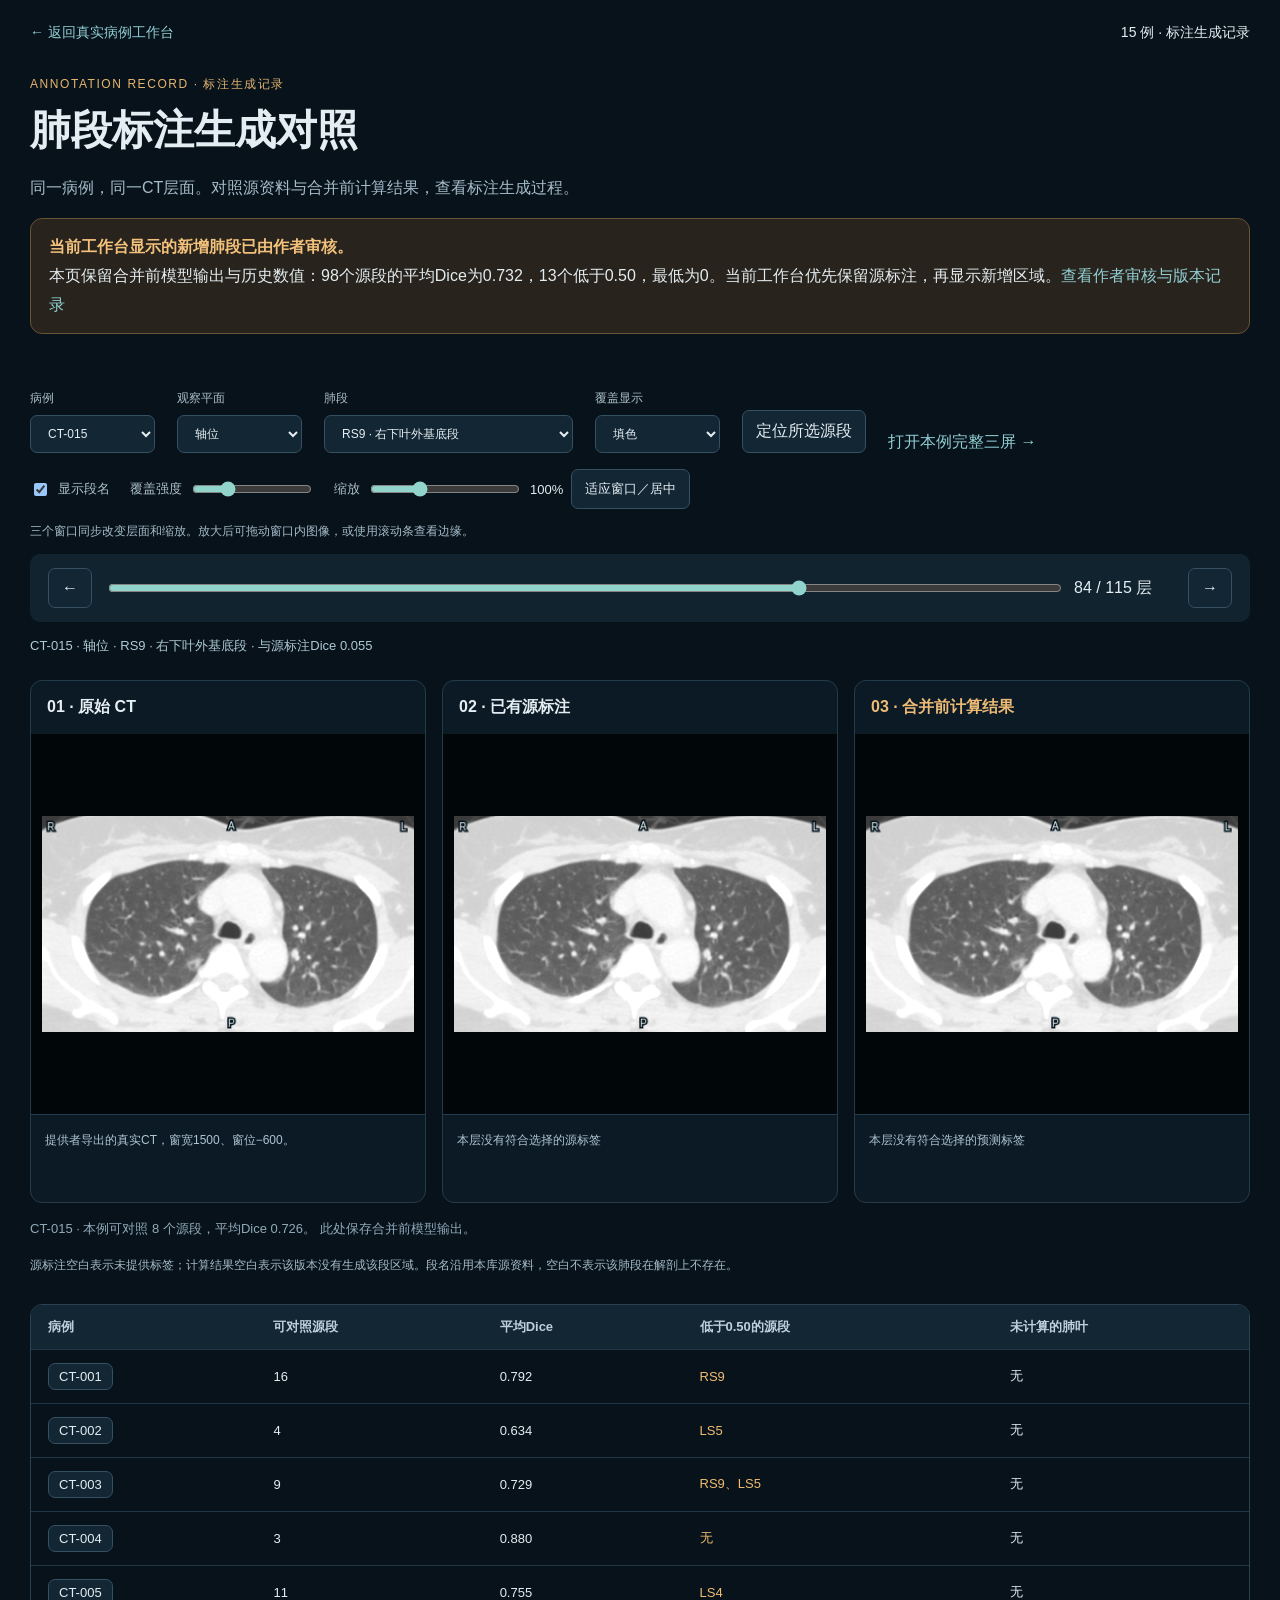
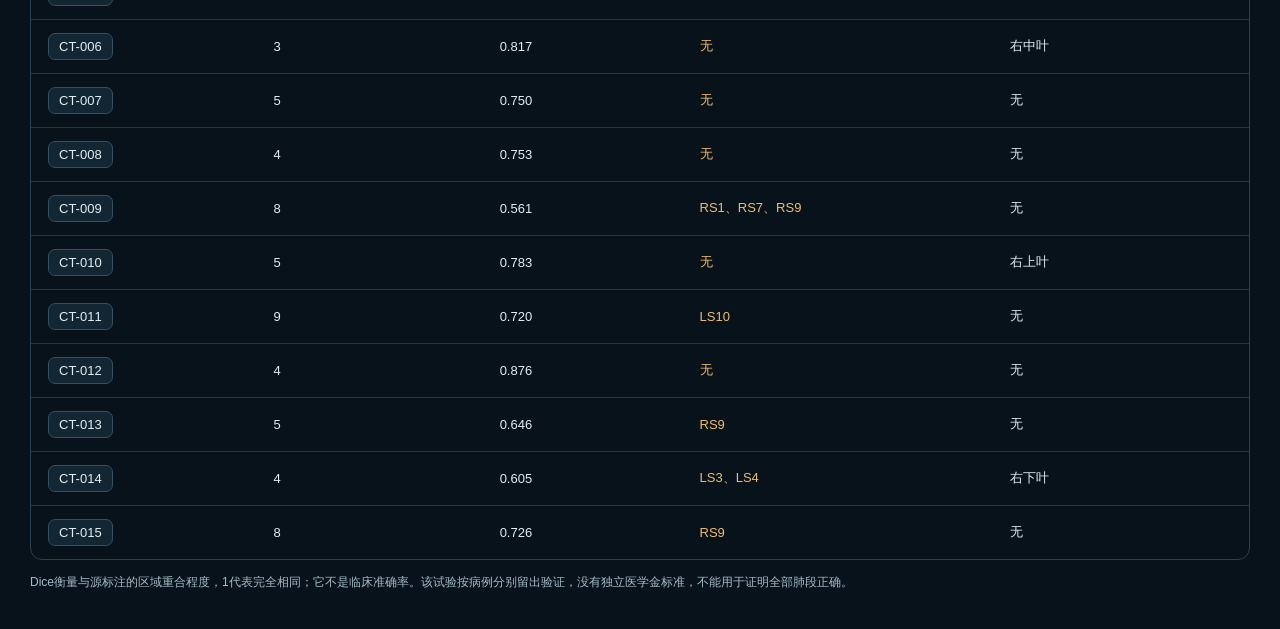
<file: segment-experiment.html>
<!doctype html>
<html lang="zh-CN">
<head>
  <meta charset="utf-8"><meta name="viewport" content="width=device-width,initial-scale=1">
  <title>肺段标注生成记录</title>
  <style>
    :root{color-scheme:dark;font-family:-apple-system,BlinkMacSystemFont,"PingFang SC","Microsoft YaHei",sans-serif;background:#07121b;color:#e4edf2}*{box-sizing:border-box}body{margin:0}header,main{max-width:1600px;margin:auto;padding:24px 30px}header{padding-bottom:10px}a{color:#91cfd4;text-decoration:none}nav{display:flex;justify-content:space-between;font-size:14px}.eyebrow{color:#e6b56f;letter-spacing:.13em;font-size:12px;margin-top:34px}h1{font-size:clamp(25px,3.2vw,42px);font-weight:600;margin:10px 0}p{line-height:1.75;color:#a6bcc8}strong{color:#f2c17c}.notice{border:1px solid #685332;background:#28231c;border-radius:12px;padding:14px 18px;line-height:1.8;margin:14px 0 22px}.controls{display:flex;gap:14px 22px;align-items:end;flex-wrap:wrap;margin-bottom:16px}label{display:grid;gap:8px;font-size:12px;color:#acbfca}select,button{font:inherit;color:#e5eef3;border:1px solid #355063;background:#132633;border-radius:7px;padding:10px 13px}button{cursor:pointer}button:hover{background:#254253}select{min-width:125px}select:focus-visible,button:focus-visible,input:focus-visible{outline:2px solid #86c9ca;outline-offset:3px}.range{display:grid;grid-template-columns:auto minmax(160px,1fr) auto auto;gap:14px;align-items:center;padding:14px 18px;background:#10232f;border-radius:10px}input[type=range]{accent-color:#91d4cb;width:100%}.slab{display:grid;grid-template-columns:repeat(3,minmax(0,1fr));gap:16px;margin-top:22px}.pane{min-width:0;background:#0c1a25;border:1px solid #243b4a;border-radius:12px;overflow:hidden}.pane h2{font-size:16px;margin:0;padding:16px}.pane:last-child h2{color:#edbb75}.view{height:380px;overflow:auto;display:flex;background:#010608;padding:10px;cursor:grab;touch-action:pan-x pan-y}.view.dragging{cursor:grabbing}canvas{display:block;flex:none;margin:auto}.names{min-height:88px;padding:14px;font-size:12px;line-height:1.9;color:#aec5d1;border-top:1px solid #233d4e}.chip{display:inline-block;margin:2px 9px 2px 0}.chip:before{content:'●';color:var(--color);margin-right:5px}.facts{font-size:13px;line-height:1.8;color:#91aab9;margin:14px 0}.legend{display:flex;gap:20px;flex-wrap:wrap;font-size:13px;align-items:center}.legend label{display:flex;align-items:center;gap:8px;font-size:13px}.matrix{margin-top:28px;overflow:auto;border:1px solid #2b4150;border-radius:12px}table{border-collapse:collapse;width:100%;font-size:13px;white-space:nowrap}th,td{text-align:left;padding:13px 17px;border-bottom:1px solid #223745}th{background:#132633;color:#bdd0dc}tr:last-child td{border-bottom:0}td button{padding:5px 10px}.low{color:#f1bc72}.hint{font-size:12px}#status{min-height:22px;font-size:13px;color:#b0cad5}.counter{font-variant-numeric:tabular-nums;min-width:100px}.fit-control{display:flex;align-items:center;gap:8px}#zoom{width:150px}.loading .slab{opacity:.35;pointer-events:none}@media(max-width:960px){header,main{padding:20px}.slab{grid-template-columns:1fr}.view{height:420px}.names{min-height:48px}.range{grid-template-columns:auto 1fr auto}.range button:last-child{display:none}}@media(max-width:520px){.controls{gap:12px}.controls label{width:calc(50% - 12px)}select{width:100%;min-width:0}.range{padding:12px 8px;gap:8px}.view{height:310px}.counter{min-width:75px}}
  </style>
</head>
<body>
<header>
  <nav><a href="./">← 返回真实病例工作台</a><span>15 例 · 标注生成记录</span></nav>
  <div class="eyebrow">ANNOTATION RECORD · 标注生成记录</div>
  <h1>肺段标注生成对照</h1>
  <p>同一病例，同一CT层面。对照源资料与合并前计算结果，查看标注生成过程。</p>
  <div class="notice" role="note"><strong>当前工作台显示的新增肺段已由作者审核。</strong><br>本页保留合并前模型输出与历史数值：98个源段的平均Dice为0.732，13个低于0.50，最低为0。当前工作台优先保留源标注，再显示新增区域。<a href="./segment-supplement/author-review.json">查看作者审核与版本记录</a></div>
</header>
<main>
  <div class="controls">
    <label>病例<select id="case"><option>载入病例…</option></select></label>
    <label>观察平面<select id="plane"><option value="axial">轴位</option><option value="coronal">冠状位</option><option value="sagittal">矢状位</option></select></label>
    <label>肺段<select id="segment"><option value="all">全部肺段</option></select></label>
    <label>覆盖显示<select id="overlay"><option value="fill">填色</option><option value="outline">轮廓</option><option value="off">关闭覆盖</option></select></label>
    <button id="focus">定位所选源段</button>
    <a id="case-link" href="./">打开本例完整三屏 →</a>
  </div>
  <div class="legend"><label><input id="names" type="checkbox" checked>显示段名</label><label>覆盖强度<input id="opacity" type="range" min="10" max="65" value="25" style="width:120px"></label><div class="fit-control"><label for="zoom">缩放</label><input id="zoom" type="range" min="10" max="300" value="100"><output id="zoom-value">100%</output><button id="fit">适应窗口／居中</button></div></div>
  <p class="hint">三个窗口同步改变层面和缩放。放大后可拖动窗口内图像，或使用滚动条查看边缘。</p>
  <div class="range"><button id="previous" aria-label="上一层">←</button><input id="slice" type="range" min="0" max="1" value="0" aria-label="CT层面"><output class="counter" id="slice-value">—</output><button id="next" aria-label="下一层">→</button></div>
  <p id="status" role="status" aria-live="polite">正在载入实验目录…</p>
  <section class="slab" aria-label="同层CT对照">
    <article class="pane"><h2>01 · 原始 CT</h2><div class="view"><canvas id="raw" aria-label="原始CT层面"></canvas></div><div class="names" id="raw-names">提供者导出的真实CT，窗宽1500、窗位−600。</div></article>
    <article class="pane"><h2>02 · 已有源标注</h2><div class="view"><canvas id="source" aria-label="源肺段覆盖"></canvas></div><div class="names" id="source-names"></div></article>
    <article class="pane"><h2>03 · 合并前计算结果</h2><div class="view"><canvas id="candidate" aria-label="合并前肺段计算结果"></canvas></div><div class="names" id="candidate-names"></div></article>
  </section>
  <div class="facts" id="facts"></div>
  <p class="hint">源标注空白表示未提供标签；计算结果空白表示该版本没有生成该段区域。段名沿用本库源资料，空白不表示该肺段在解剖上不存在。</p>
  <div class="matrix"><table><thead><tr><th>病例</th><th>可对照源段</th><th>平均Dice</th><th>低于0.50的源段</th><th>未计算的肺叶</th></tr></thead><tbody id="results"></tbody></table></div>
  <p class="hint">Dice衡量与源标注的区域重合程度，1代表完全相同；它不是临床准确率。该试验按病例分别留出验证，没有独立医学金标准，不能用于证明全部肺段正确。</p>
</main>
<script type="module" src="./segment-experiment.js"></script>
</body>
</html>
</file>
<file: case-library.css>
:root{color-scheme:dark;--bg:#0b141d;--surface:#111f2a;--line:#243541;--text:#e4ebef;--muted:#91a4b2;--accent:#7bd2bd;--mono:ui-monospace,SFMono-Regular,Consolas,monospace;font:14px/1.55 -apple-system,BlinkMacSystemFont,"PingFang SC","Microsoft YaHei",sans-serif}*{box-sizing:border-box}body{margin:0;background:var(--bg);color:var(--text)}button,input,select{font:inherit}button,a,input,select{touch-action:manipulation}button{cursor:pointer;border:1px solid transparent;background:#1c303e;color:var(--text);border-radius:6px;padding:7px 11px}button:hover{background:#284251}button:disabled{opacity:.4;cursor:wait}a{color:inherit;text-decoration:none}button:focus-visible,a:focus-visible,input:focus-visible,select:focus-visible,canvas:focus-visible{outline:2px solid var(--accent);outline-offset:3px}select,input[type=number]{color:var(--text);background:#0c1922;border:1px solid var(--line);border-radius:5px;padding:6px 8px;min-width:0}input[type=range]{accent-color:var(--accent);min-width:40px;cursor:pointer}input[type=checkbox]{accent-color:var(--accent)}[hidden]{display:none!important}.quiet{background:transparent;color:var(--muted);padding:6px 8px}.quiet:hover{color:var(--text)}.outline,.return-link{border:1px solid #38505c;background:transparent;border-radius:6px;padding:7px 12px}.skip{position:fixed;top:-80px;left:12px;z-index:100;background:var(--accent);color:#06121b;padding:10px}.skip:focus{top:10px}.library-header{height:78px;display:flex;align-items:center;justify-content:space-between;padding:0 28px;border-bottom:1px solid var(--line);background:#0f1b25;gap:20px}.library-brand{display:flex;gap:12px;align-items:center;white-space:nowrap}.brand-symbol{display:grid;place-items:center;width:38px;height:42px;color:var(--accent);font-size:32px;border:1px solid #42615f;border-radius:9px}.library-brand strong{display:block;font-size:17px;letter-spacing:1px;font-weight:600}.library-brand small{font:9px var(--mono);letter-spacing:1.5px;color:var(--muted)}.header-links{display:flex;align-items:center;gap:20px}.live-badge{font-size:12px;color:#a1bdba}.live-badge i,.status-dot{display:inline-block;background:var(--accent);width:6px;height:6px;border-radius:50%;margin-right:8px}.return-link{font-size:13px}.return-link span{margin-left:10px}.library-layout{display:grid;grid-template-columns:216px minmax(0,1fr);min-height:calc(100vh - 78px)}.case-sidebar{border-right:1px solid var(--line);background:#0f1a23;padding:27px 15px 18px;display:flex;flex-direction:column}.sidebar-heading{padding:0 8px 18px}.eyebrow{margin:0 0 6px;font:10px/1.5 var(--mono);letter-spacing:1.9px;color:#7facb1}.sidebar-heading h1{font-size:25px;letter-spacing:1px;margin:4px 0 7px;font-weight:600}.sidebar-heading p:last-child{font-size:11px;color:var(--muted);margin:0}.filter-label{color:var(--muted);font-size:11px;margin:0 7px 6px}.case-sidebar>select{margin:0 4px 18px}.case-list{display:flex;flex-direction:column;gap:7px;max-height:calc(100vh - 330px);overflow:auto;scrollbar-width:thin;min-height:210px}.case-card{display:grid;grid-template-columns:49px 1fr;align-items:center;width:100%;text-align:left;gap:10px;padding:11px 8px;border:1px solid transparent;background:transparent;border-radius:7px}.case-card img{width:49px;height:49px;object-fit:contain;background:#03080c;border-radius:4px;opacity:.75}.case-card small{font:10px var(--mono);color:var(--muted)}.case-card strong{font-size:12px;display:block;letter-spacing:.3px;font-weight:500;margin:3px 0}.case-card .card-slices{font-size:10px;color:#7d929e;display:block}.case-card[aria-current=true]{background:#18312f;border-color:#3e665f}.case-card[aria-current=true] small{color:var(--accent)}.case-card[aria-current=true] img{opacity:1}.sidebar-foot{margin:auto 8px 0;padding-top:22px;color:#6f8896;font-size:10px;line-height:1.9}main{min-width:0;padding:26px 25px 0}.case-heading{display:flex;align-items:center;justify-content:space-between;gap:15px;margin-bottom:16px}.case-heading h2{margin:4px 0 4px;font-size:27px;font-weight:550;letter-spacing:.7px}.case-heading #case-metadata{font-size:12px;color:var(--muted);margin:0}.heading-actions{display:flex;gap:8px;flex-shrink:0}.heading-actions button{font-size:12px}.case-message{display:flex;align-items:center;gap:0;color:#9eb6c1;font-size:11px;min-height:34px;padding:6px 12px;border:1px solid #223741;background:#11232c;border-radius:5px;margin-bottom:15px}.case-message.error{color:#f0b4ad;border-color:#764e4c}.case-message.error .status-dot{background:#ef8c83}.case-message button{margin-left:auto;padding:2px 8px}.browser-tip{margin:0 0 12px;padding:10px 12px;border:1px solid #6a5340;background:#2a2218;color:#f0d7b4;border-radius:6px;font-size:13px;line-height:1.7}.imaging-grid{display:grid;grid-template-columns:minmax(250px,1.03fr) minmax(285px,1.3fr) minmax(230px,.9fr);gap:11px;align-items:stretch}.image-panel{background:#101e28;border:1px solid var(--line);border-radius:8px;overflow:hidden;display:flex;flex-direction:column;min-width:0}.panel-header{display:flex;align-items:center;justify-content:space-between;height:47px;padding:0 13px}.panel-header>div{display:flex;align-items:center;gap:10px}.panel-header h3{font-size:13px;font-weight:550;margin:0;letter-spacing:.4px}.panel-number{font:10px var(--mono);color:#6f9199}.expand-btn{background:transparent;font-size:22px;line-height:1;padding:2px 5px;color:#90a8b6}.plane-tabs,.camera-presets,.detail-toolbar{height:37px;display:flex;padding:0 10px 7px;gap:4px}.plane-tabs button,.camera-presets button{font-size:11px;background:transparent;padding:3px 10px;color:#839eaa;flex:1}.plane-tabs [aria-pressed=true],.camera-presets [aria-pressed=true]{background:#233945;color:#c5f4e8}.detail-toolbar select{font-size:11px;width:100%;padding:3px 7px}.ct-stage,.model-stage,.detail-stage{position:relative;height:340px;min-height:270px;flex:1;background:#03090e;overflow:hidden}.model-stage{background:radial-gradient(ellipse at 48% 39%,#1d3442,#0a161f 72%)}.detail-stage{background:radial-gradient(ellipse at 50% 50%,#1c2e38,#050e16 80%)}canvas{width:100%;height:100%;display:block;touch-action:none}.ct-stage canvas{cursor:crosshair}.model-stage canvas,.detail-stage canvas{cursor:grab}.model-stage canvas:active,.detail-stage canvas:active{cursor:grabbing}#ct-preview{position:absolute;left:0;top:0;width:100%;height:100%;object-fit:contain;opacity:.48;pointer-events:none}.canvas-empty{position:absolute;inset:0;display:flex;align-items:center;justify-content:center;color:#8aa3ae;font-size:12px;background:#07111b85;padding:20px;text-align:center;pointer-events:none}.ct-plane-label,.ct-value,.coordinate-label,.model-hint,.detail-mode{position:absolute;pointer-events:none;color:#8aa4b1;font:9px/1.5 var(--mono)}.ct-plane-label{left:10px;top:9px;color:#afcdcd}.ct-value{left:10px;bottom:9px;background:#040b11a8;padding:2px 4px}.model-hint{bottom:10px;left:0;right:0;text-align:center;font-family:inherit;font-size:10px}.coordinate-label{top:10px;left:11px;opacity:.7}.detail-mode{left:10px;top:10px;font-family:inherit;font-size:10px;color:#aec3c9}.detail-reticle{position:absolute;left:50%;top:50%;width:15px;height:15px;transform:translate(-50%,-50%);pointer-events:none;opacity:.45}.detail-reticle:before,.detail-reticle:after{content:"";position:absolute;background:#e0d7af}.detail-reticle:before{width:15px;height:1px;top:7px}.detail-reticle:after{height:15px;width:1px;left:7px}.slice-control{height:40px;padding:5px 8px;display:flex;gap:4px;align-items:center;border-top:1px solid #20313b}.slice-control button{font-size:20px;padding:0 7px;background:transparent;line-height:1}.slice-control input{width:100%;flex:1}.slice-control output{font:10px var(--mono);color:#bacbd4;min-width:53px;text-align:right}.window-controls{display:grid;grid-template-columns:1.1fr 1fr 1fr;gap:7px;padding:5px 12px 8px}.window-controls label{font-size:9px;color:#8ea6b3}.window-controls select,.window-controls input{display:block;width:100%;font-size:11px;margin-top:3px;padding:4px 5px}.ct-options{padding:0 8px 5px;display:flex;align-items:center;gap:0;justify-content:space-between;font-size:10px}.ct-options label{display:flex;align-items:center;gap:3px;color:#a6bac4}.ct-options button{font-size:10px;padding:4px}.ct-options [aria-pressed=true]{color:var(--accent);background:#1c3d38}.model-controls{height:52px;padding:8px 12px;display:flex;align-items:center;gap:8px;flex-wrap:wrap;font-size:10px}.model-controls>label:first-child{display:flex;gap:4px;align-items:center;flex:1}.model-controls input[type=range]{width:75px;flex:1}.model-controls output{font:10px var(--mono);min-width:23px}.inline-check{display:flex;align-items:center;white-space:nowrap}.model-legend{display:flex;gap:10px;flex-wrap:wrap;justify-content:center;align-content:center;padding:12px 8px 16px;flex:0 0 55px;font-size:10px;color:#9db3be}.model-legend span{white-space:nowrap}.model-legend i{width:6px;height:6px;display:inline-block;margin-right:4px;border-radius:50%}.artery{background:#e55361}.vein{background:#4d98ec}.airway{background:#edddba}.nodule{background:#ffc857}.panel-foot{font-size:9px;color:#738e9b;letter-spacing:.1px;border-top:1px solid #20323d;padding:8px 11px;min-height:32px;margin:auto 0 0}.detail-controls{display:flex;gap:3px;align-items:center;justify-content:space-between;padding:10px 9px 6px}.detail-controls button{font-size:10px;padding:5px 7px}.detail-note{font-size:10px;color:#8ea6b4;padding:2px 12px 12px;margin:0;line-height:1.8;flex:0 0 66px}.selection-strip{margin:12px 0 25px;min-height:44px;display:flex;align-items:center;gap:20px;padding:9px 13px;background:#132732;border:1px solid #27414d;border-radius:6px;font-size:11px}.selection-strip>div{display:flex;gap:8px;align-items:center;white-space:nowrap}.selection-strip>div>span:nth-child(2){color:#77939f;font-size:10px}.selection-dot{width:7px;height:7px;border-radius:50%;background:#617a87}.selection-strip strong{font-size:12px}.selection-strip p{margin:0;color:#93afba;flex:1;font-size:10px}.selection-strip button{font-size:10px}.lower-grid{display:grid;grid-template-columns:minmax(220px,.65fr) minmax(0,1.65fr);gap:32px;padding-bottom:22px}.lower-grid h3{font-size:16px;font-weight:550;margin:3px 0 14px}.study-notes ol{padding:0;list-style:none;margin:0 0 16px}.study-notes li{display:flex;align-items:start;gap:12px;margin:11px 0}.study-notes li>span{font:10px var(--mono);color:#7fc8bb;margin-top:3px}.study-notes li p{font-size:11px;color:#acbec8;margin:0}.alignment-note{border-left:2px solid #476e65;padding-left:11px;font-size:10px;color:#829da9;line-height:1.9;margin:18px 0 0}.structure-heading{display:flex;align-items:center;justify-content:space-between;gap:10px}.structure-heading h3 span{font:11px var(--mono);color:#7897a3}.layer-presets{display:flex;gap:3px}.layer-presets button{font-size:10px}.structure-groups{display:grid;grid-template-columns:1fr 1fr;gap:7px}.structure-group{background:#11212b;border:1px solid #253843;border-radius:5px;overflow:hidden;align-self:start}.structure-group summary{padding:8px 10px;display:flex;align-items:center;gap:8px;cursor:pointer;font-size:11px;list-style:none}.structure-group summary:after{content:'＋';margin-left:auto;color:#7595a4}.structure-group[open] summary:after{content:'−'}.structure-group summary small{font:9px var(--mono);color:#7193a2}.structure-group summary i,.structure-row i{width:6px;height:6px;display:inline-block;border-radius:50%;flex-shrink:0}.structure-rows{max-height:150px;overflow:auto;scrollbar-width:thin;border-top:1px solid #21343e;padding:5px}.structure-row{display:flex;align-items:center;gap:5px;padding:1px 3px}.structure-row input{margin:0 4px 0 1px}.structure-row button{background:transparent;padding:3px 4px;font-size:10px;text-align:left;display:flex;align-items:center;gap:6px;flex:1;color:#aebfc8}.structure-row button[aria-pressed=true]{background:#29423e;color:#d1f8ed}.layer-note{font-size:9px;color:#738e9b;margin:10px 0 0}.library-footer{display:flex;align-items:center;justify-content:space-between;gap:20px;padding:18px 0 20px;border-top:1px solid #21343f;color:#647f8d;font-size:10px}.library-footer a{color:#98b7b8}.expanded{position:fixed;inset:25px;z-index:30;box-shadow:0 0 0 100vmax #02070bec}.expanded .ct-stage,.expanded .model-stage,.expanded .detail-stage{height:auto;min-height:0}.expanded .panel-header h3{font-size:17px}.expanded .panel-foot{margin-top:0}.expanded .window-controls{max-width:480px}.expanded .model-controls{max-width:560px}.expanded .model-legend{flex-basis:40px}.expanded .detail-note{flex-basis:auto}dialog{background:#14232e;color:var(--text);border:1px solid #3a5361;border-radius:12px;width:min(660px,calc(100vw - 30px));max-height:85vh;padding:30px;box-shadow:0 20px 100px #0008}dialog::backdrop{background:#020810b8;backdrop-filter:blur(5px)}.dialog-close{position:absolute;right:10px;top:7px;font-size:25px;background:transparent;color:#95adb9}dialog h2{font-size:23px;margin:5px 0 15px}dialog h3{font-size:14px;margin:23px 0 8px}dialog p,dialog li{font-size:13px;line-height:1.9;color:#b1c2cd}dialog ul{padding-left:19px}dialog table{width:100%;border-collapse:collapse;font-size:12px;margin:12px 0}dialog td{border-bottom:1px solid #2a414e;padding:8px}dialog td:first-child{color:#87a4b4;width:45%}dialog a{color:var(--accent);text-decoration:underline}
@media(min-width:1700px){.ct-stage,.model-stage,.detail-stage{height:420px}.library-layout{grid-template-columns:238px 1fr}main{padding:32px 32px 0}.case-sidebar{padding-top:32px}.imaging-grid{gap:15px}.case-card{grid-template-columns:60px 1fr;padding:12px}.case-card img{width:60px;height:55px}.case-card strong{font-size:13px}.case-list{max-height:calc(100vh - 350px)}}
@media(max-width:1280px){.library-layout{grid-template-columns:184px minmax(0,1fr)}main{padding:23px 17px 0}.case-sidebar{padding:23px 9px}.library-header{padding:0 20px}.imaging-grid{grid-template-columns:minmax(240px,1fr) minmax(260px,1.18fr)}.detail-panel{grid-column:1/-1;display:grid;grid-template-columns:235px 1fr 230px;grid-template-rows:47px 45px 55px 32px}.detail-panel .panel-header{grid-column:1;grid-row:1}.detail-toolbar{grid-column:1;grid-row:2;padding:5px 12px}.detail-stage{grid-column:2;grid-row:1/5;height:179px;min-height:0}.detail-controls{grid-column:1;grid-row:3;display:block}.detail-controls button{display:block;margin:2px auto}.detail-note{grid-column:3;grid-row:1/4;padding:24px 15px 10px}.detail-panel .panel-foot{grid-column:3;grid-row:4;border:0;font-size:9px;padding:0 15px}.detail-panel.expanded{display:flex}.detail-panel.expanded .detail-stage{flex:1;height:auto}.detail-panel.expanded .detail-controls{display:flex}.detail-panel.expanded .detail-note{padding:12px}.header-links{gap:12px}.live-badge{display:none}.selection-strip{gap:12px}.lower-grid{gap:20px;grid-template-columns:minmax(210px,.8fr) minmax(0,1.3fr)}.structure-heading{align-items:start}.layer-presets{flex-wrap:wrap;justify-content:flex-end}.layer-presets button{padding:2px 4px}.case-heading h2{font-size:24px}.heading-actions{flex-wrap:wrap;justify-content:flex-end}.case-list{max-height:740px}.model-controls>label:first-child{flex-basis:100%}.model-controls{height:65px}.model-legend{flex-basis:42px}}
@media(max-width:900px){.library-layout{display:block}.case-sidebar{padding:20px 17px 12px;border-right:0;border-bottom:1px solid var(--line);display:grid;grid-template-columns:1fr 145px;gap:10px}.sidebar-heading{padding:0}.sidebar-heading h1{display:inline-block;font-size:18px;margin:0 10px 0 0}.sidebar-heading .eyebrow{display:none}.sidebar-heading p:last-child{display:inline-block}.filter-label{display:none}.case-sidebar>select{margin:0}.case-list{grid-column:1/-1;flex-direction:row;min-height:0;max-height:none;overflow-x:auto;padding-bottom:4px}.case-card{width:165px;min-width:165px;padding:7px;grid-template-columns:40px 1fr;gap:7px}.case-card img{width:40px;height:40px}.case-card strong{font-size:11px}.card-slices{display:none!important}.sidebar-foot{display:none}.library-header{height:70px}.library-brand strong{font-size:15px}.library-brand small{font-size:8px}.header-links .quiet{display:none}.return-link{font-size:11px}.case-heading h2{font-size:23px}.lower-grid{grid-template-columns:1fr 1.4fr}.library-footer{flex-wrap:wrap;gap:7px 20px}.detail-panel{grid-template-columns:190px 1fr 185px}.ct-stage,.model-stage{height:325px}}
@media(max-width:640px){.library-header{padding:0 13px;gap:10px}.library-brand{gap:8px}.brand-symbol{width:30px;height:34px;font-size:25px}.library-brand strong{font-size:13px;letter-spacing:.3px}.library-brand small{font-size:6px;letter-spacing:.6px}.return-link{padding:5px 7px;white-space:nowrap}.return-link span{display:none}.case-sidebar{padding:15px 12px 9px;grid-template-columns:1fr 112px;gap:8px}.sidebar-heading h1{font-size:16px}.sidebar-heading p:last-child{font-size:9px}.case-sidebar>select{font-size:11px}main{padding:18px 12px 0}.case-heading{align-items:start;gap:5px}.case-heading h2{font-size:22px}.case-heading #case-metadata{font-size:10px;line-height:1.9}.case-kicker{font-size:8px}.heading-actions{gap:4px;max-width:85px}.heading-actions button{font-size:10px;padding:4px 7px}.imaging-grid{display:flex;flex-direction:column;gap:13px}.ct-stage{height:340px;flex:auto}.model-stage{height:390px;flex:auto}.detail-panel{display:flex}.detail-stage{height:290px;flex:auto}.detail-controls{display:flex}.detail-note{padding:5px 13px 12px;flex-basis:auto}.detail-panel .panel-foot{border-top:1px solid #21343f;padding:8px 11px}.detail-toolbar{padding:0 10px 7px}.detail-controls button{display:inline-block;margin:0}.model-controls{height:48px;flex-wrap:nowrap}.model-controls>label:first-child{flex-basis:auto}.model-legend{flex-basis:40px}.ct-options{justify-content:start;gap:16px}.window-controls{gap:12px}.selection-strip{flex-wrap:wrap;gap:5px}.selection-strip p{order:3;flex-basis:100%;padding-left:16px}.selection-strip>button{margin-left:auto}.lower-grid{display:flex;flex-direction:column-reverse;gap:25px}.structure-heading{align-items:center}.layer-presets{max-width:185px}.layer-presets button{font-size:9px}.study-notes{border-top:1px solid #223540;padding-top:21px}.study-notes h3{font-size:15px}.library-footer{font-size:9px}.expanded{inset:8px}.expanded .ct-stage,.expanded .model-stage,.expanded .detail-stage{flex:1}.ct-stage canvas{touch-action:pan-y}.case-message{font-size:10px}.structure-groups{gap:6px}.panel-header h3{font-size:14px}}
@media(prefers-reduced-motion:reduce){*{scroll-behavior:auto!important}}

.case-new-badge{display:inline-block;margin-left:4px;padding:1px 4px;border:1px solid #41695b;border-radius:3px;background:#1d3c31;color:#b7e8cc;font:9px/1.3 -apple-system,BlinkMacSystemFont,"PingFang SC",sans-serif;vertical-align:1px}
</file>
<file: case-library-detail.css>
/* Local observation workspace: a usable canvas and visible camera controls. */
.detail-panel{display:flex;flex-direction:column;min-width:0}
.detail-panel>.panel-header{grid-area:auto;flex-shrink:0}
.detail-panel .detail-expand{font-size:11px;line-height:1.4;border:1px solid #385663;border-radius:5px;padding:6px 9px;color:#bee7dc;white-space:nowrap}
.detail-workspace{display:flex;flex:1;flex-direction:column;min-width:0;min-height:0}
.detail-panel .detail-stage{grid-area:auto;height:360px;min-height:320px;flex:1 0 320px;background:radial-gradient(ellipse at 50% 45%,#243c48,#07121c 84%)}
.detail-tools{padding:13px;display:grid;gap:13px;min-width:0;background:#132630}
.detail-tools button{font-size:12px;min-height:36px}
.detail-structure-controls{grid-column:1/-1;min-width:0;margin:0;padding:10px;border:1px solid #385461;border-radius:7px}
.detail-structure-controls legend{padding:0 5px;font-size:14px;color:#d0e6ed}
.detail-structure-options{display:grid;gap:6px}
.detail-structure-options label{display:flex;align-items:center;gap:8px;min-height:40px;padding:7px 8px;border:1px solid #385461;border-radius:5px;background:#0e202b;font-size:14px;color:#d7e9ef;cursor:pointer;flex-wrap:wrap}
.detail-structure-options label[data-state=shown],.detail-structure-options label[data-state=partial]{border-color:#507e72;background:#19372f}
.detail-structure-options label[data-state=unavailable]{opacity:.6;cursor:default}
.detail-structure-options label:focus-within{outline:2px solid #a2e3cf;outline-offset:2px}
.detail-structure-options input{width:17px;height:17px;margin:0;flex:0 0 17px;accent-color:#8ed8bd}
.detail-structure-options i{width:9px;height:9px;border-radius:50%;flex:0 0 9px}
.detail-structure-options .airway{background:#edddba}.detail-structure-options .artery{background:#e55361}.detail-structure-options .vein{background:#4d98ec}
.detail-structure-options small{margin-left:auto;font-size:12px;color:#aac9c4}
.detail-structure-controls p{margin:8px 0 0;font-size:12px;line-height:1.7;color:#a5bdc8}
.detail-target-controls>label,.detail-tool-label,.detail-zoom-controls>label{display:flex;justify-content:space-between;gap:10px;font-size:11px;font-weight:500;color:#aac1ca;margin-bottom:7px}
.detail-target-controls select{width:100%;padding:7px 8px;font-size:12px;min-height:35px}
.detail-target-actions,.detail-mode-buttons,.detail-view-actions{display:flex;gap:7px}
.detail-target-actions{margin-top:7px}
.detail-target-actions button,.detail-mode-buttons button,.detail-view-actions button{flex:1;white-space:nowrap;padding:6px}
.detail-mode-buttons{padding:3px;background:#0a1a24;border:1px solid #2b4552;border-radius:7px;gap:4px}
.detail-mode-buttons button{color:#a0b6c0;background:transparent}
.detail-mode-buttons button[aria-pressed=true]{background:#305b50;color:#e3fff5;box-shadow:inset 0 0 0 1px #517d6e}
.detail-zoom-controls>label output{font:12px var(--mono);color:#c7f5e4}
.detail-zoom-row{display:flex;gap:8px;align-items:center}
.detail-zoom-row button{width:37px;min-width:37px;height:37px;padding:0;background:#26424e;border:1px solid #3d6070;font-size:21px;line-height:1}
.detail-zoom-row input{flex:1;width:100%;margin:0;min-width:40px}
.detail-zoom-controls small{font-size:10px;color:#7698a6;margin-top:5px;display:block}
.detail-help{font-size:10px;color:#94afbb;line-height:1.9;margin:0;border-top:1px solid #2b404b;padding-top:10px}
.detail-panel>.detail-note{grid-area:auto;padding:10px 13px;margin:0;flex:0 0 auto;line-height:1.6;font-size:10px}
.detail-panel>.panel-foot{grid-area:auto;border-top:1px solid #263d48;font-size:9px;padding:8px 13px;margin:0;flex:0 0 auto}
.detail-hud{position:absolute;top:11px;left:11px;right:11px;display:flex;align-items:start;justify-content:space-between;gap:7px;pointer-events:none}
.detail-hud>span{padding:4px 7px;background:#081824ca;border:1px solid #324f5c;border-radius:4px;color:#abc9d2;font-size:10px;line-height:1.5;max-width:calc(100% - 50px)}
.detail-hud>span:last-child{font:10px/1.5 var(--mono);color:#bfead7;white-space:nowrap}
.detail-panel .detail-reticle{opacity:.28}
.detail-nudge{position:absolute;left:12px;bottom:12px;display:grid;grid-template-columns:34px 40px 34px;grid-template-rows:32px 34px 32px;gap:3px;filter:drop-shadow(0 3px 6px #0005)}
.detail-nudge button{background:#142d3be8;border:1px solid #3b5c6b;border-radius:5px;padding:0;color:#c2ddd9;font-size:16px;line-height:1}
.detail-nudge button:hover{background:#3b655d;border-color:#88bca5}
.detail-nudge .nudge-up{grid-column:2;grid-row:1}
.detail-nudge .nudge-left{grid-column:1;grid-row:2}
.detail-nudge .nudge-center{grid-column:2;grid-row:2;font-size:10px;color:#dcf6e8;background:#345b4ee8}
.detail-nudge .nudge-right{grid-column:3;grid-row:2}
.detail-nudge .nudge-down{grid-column:2;grid-row:3}
.detail-canvas-hint{position:absolute;right:10px;bottom:12px;max-width:calc(100% - 139px);text-align:right;font-size:10px;line-height:1.8;color:#a0bfca;pointer-events:none;background:#07131ba3;padding:3px 6px;border-radius:4px}
.detail-stage[data-drag-mode=pan] canvas{cursor:move}
.detail-stage canvas:active{cursor:grabbing}
.detail-panel:has(button:focus-visible) .detail-stage{outline:1px solid #345a61;outline-offset:-1px}

@media(max-width:1500px) and (min-width:641px){
 .imaging-grid{grid-template-columns:minmax(240px,1fr) minmax(260px,1.18fr)}
 .detail-panel{grid-column:1/-1;display:flex;grid-template-columns:none;grid-template-rows:none}
 .detail-workspace{display:grid;grid-template-columns:minmax(0,1fr) 258px;flex:0 0 auto}
 .detail-panel .detail-stage{grid-area:auto;height:auto;min-height:430px;align-self:stretch}
 .detail-tools{border-left:1px solid #304752;gap:13px;align-content:center;padding:17px}
 .detail-panel>.panel-header{height:50px}
}
@media(min-width:1501px){
 .detail-tools{grid-template-columns:1fr 1fr;gap:10px}
 .detail-target-controls,.detail-help,.detail-view-actions{grid-column:1/-1}
 .detail-zoom-row{gap:4px}
 .detail-zoom-row button{min-width:30px;width:30px}
 .detail-mode-buttons{gap:2px}.detail-mode-buttons button{font-size:11px}
}
@media(max-width:760px) and (min-width:641px){
 .detail-workspace{grid-template-columns:minmax(0,1fr) 226px}
 .detail-tools{padding:12px}
 .detail-panel .detail-stage{height:auto;min-height:440px}
}
@media(max-width:640px){
 .detail-panel{display:flex;grid-template-columns:none;grid-template-rows:none}
 .detail-workspace{display:flex;flex-direction:column}
 .detail-panel .detail-stage{height:365px;min-height:340px;flex:0 0 auto}
 .detail-tools{grid-template-columns:1fr 1fr;gap:14px;padding:15px}
 .detail-target-controls,.detail-view-actions,.detail-help{grid-column:1/-1}
 .detail-mode-buttons{flex-direction:column}
 .detail-mode-buttons button{min-height:36px}
 .detail-tools button{min-height:40px}
 .detail-zoom-row{gap:5px}.detail-zoom-row button{min-width:32px;width:32px}
 .detail-nudge{grid-template-columns:40px 42px 40px;grid-template-rows:38px 40px 38px}
 .detail-canvas-hint{max-width:calc(100% - 155px)}
 .detail-hud>span{font-size:11px}
}
.detail-panel.expanded{display:flex;inset:16px;overflow:auto;overscroll-behavior:contain}
.detail-panel.expanded .detail-workspace{display:grid;grid-template-columns:minmax(0,1fr) 274px;flex:1;min-height:250px}
.detail-panel.expanded .detail-stage{height:auto;min-height:250px;flex:auto}
.detail-panel.expanded .detail-tools{display:grid;grid-template-columns:1fr;align-content:start;border-left:1px solid #304752;gap:18px;padding:20px;overflow-y:auto}
.detail-panel.expanded .detail-tools>*{grid-column:auto}
.detail-panel.expanded .detail-mode-buttons{flex-direction:row}
.detail-panel.expanded .detail-note{padding:8px 13px}
.detail-panel.expanded .panel-foot{min-height:26px;padding:4px 13px}
@media(max-width:700px){
 .detail-panel.expanded{inset:6px}
 .detail-panel.expanded .detail-workspace{display:flex;flex-direction:column;overflow:auto;min-height:0}
 .detail-panel.expanded .detail-stage{height:46dvh;min-height:255px;flex:1 0 255px}
 .detail-panel.expanded .detail-tools{display:grid;grid-template-columns:1fr 1fr;border-left:0;padding:12px;gap:10px;overflow:visible}
 .detail-panel.expanded .detail-structure-controls,.detail-panel.expanded .detail-target-controls,.detail-panel.expanded .detail-view-actions,.detail-panel.expanded .detail-help{grid-column:1/-1}
 .detail-panel.expanded .detail-mode-buttons{flex-direction:column}
 /* Keep touch controls below the rendered model instead of covering a lobe. */
 .detail-panel .detail-stage #real-detail{height:calc(100% - 48px)}
 .detail-panel .detail-nudge{left:10px;right:10px;bottom:8px;display:flex;justify-content:center;gap:6px;filter:none}
 .detail-panel .detail-nudge button{width:38px;height:34px;flex:0 0 38px}
 .detail-panel .detail-canvas-hint{bottom:50px;max-width:calc(100% - 20px);font-size:10px}
}
</file>
<file: segment-course.css>
/* Shared home/real-case workspace. Clinical imagery is the primary surface. */
.overlay-controls .annotation-switch{padding:8px 10px;border:1px solid #35505d;border-radius:6px;cursor:pointer;background:#132b36;min-height:38px;font-size:13px;gap:7px}.annotation-switch small{color:#a7bbc5;font-size:11px}.annotation-switch input,.lesion-controls input{accent-color:#87e5ca;width:16px;height:16px;flex-shrink:0}.annotation-switch:has(input:checked){border-color:#75b9a9;background:#163c40}.annotation-switch.lesion-switch:has(input:checked){border-color:#bd6470;background:#3a2631}.lesion-switch i{display:inline-block;width:13px;height:10px;border:1.6px solid #ff344b;border-radius:50%}.annotation-status{display:flex;flex-wrap:wrap;justify-content:space-between;gap:5px 16px;padding:9px 14px;color:#aabfc9;font-size:12px;border-top:1px solid #29414d}.annotation-status #segment-status{color:#d6e3e8;font-size:12px}.case-segment-coverage{margin:0 12px 12px;border:1px solid #304b58;border-radius:7px;background:#0d1e29}.case-segment-coverage>summary{padding:11px 13px;cursor:pointer;font-size:13px;color:#c4d9e0}.case-segment-coverage>p{padding:0 13px;color:#9fb6c3;font-size:12px;line-height:1.7}.case-segment-coverage #case-coverage-grid{display:grid;grid-template-columns:repeat(5,minmax(0,1fr));gap:8px;padding:0 12px 12px}.case-segment-coverage h4{font-size:13px;color:#d6e7e9;margin:3px 0 8px}.case-segment-coverage button[data-coverage-code]{display:flex;width:100%;justify-content:space-between;gap:6px;text-align:left;align-items:center;padding:7px 6px;font-size:12px;margin:4px 0;border:1px solid #34505b;border-radius:4px;line-height:1.5}.case-segment-coverage button small{flex-shrink:0;font-size:10px}.case-segment-coverage .supplied{color:#bce9da;background:#132e35}.case-segment-coverage .not-supplied{color:#b5bcc5;border-style:dashed!important;background:#192330}.case-segment-coverage .not-supplied small{color:#d6b58b}.coverage-actions{display:flex;gap:10px;justify-content:space-between;align-items:center;padding:9px 12px;border-top:1px solid #304451;color:#a7bac4;font-size:12px}.coverage-actions button{font-size:12px}.coverage-table-scroll{overflow:auto;max-height:64vh;margin:16px 0}.coverage-table{border-collapse:collapse;min-width:790px;width:100%;font-size:12px}.coverage-table th,.coverage-table td{border:1px solid #34505c;padding:10px;vertical-align:top;text-align:left;line-height:1.7}.coverage-table thead th{position:sticky;top:0;background:#17303b;z-index:1}.coverage-table strong,.coverage-table span,.coverage-table small{display:block}.coverage-table strong{color:#92d7bb;margin-bottom:3px}.coverage-table .not-supplied{color:#d6b58b;margin-top:9px}.coverage-table button{color:#c7eee6;font-size:12px}.coverage-table small{color:#90a7b5;font-weight:400;white-space:nowrap}.audit-download{display:inline-block;padding:8px 12px;border:1px solid #4c827d;border-radius:6px;color:#bce9da}.segment-navigation .segment-nav-group button{position:relative;padding-bottom:19px}.segment-nav-group button em{font-style:normal;font-size:9px;position:absolute;bottom:3px;left:0;right:0;color:#c5a787}.segment-nav-group button.available em{color:#8ec9b3}.slice-segment-summary .slice-label-status{font-size:11px;line-height:1.6;color:#9db4c1;margin:5px 0 7px}#current-segments[hidden]{display:none}#current-segments button span{font-size:12px!important}#current-segments button{min-height:30px;font-size:12px!important}.lesion-controls label{cursor:pointer}.expanded .lesion-controls label{font-size:13px}.expanded .slice-label-status{font-size:11px}
@media(max-width:1100px){.case-segment-coverage #case-coverage-grid{grid-template-columns:repeat(3,minmax(0,1fr))}.overlay-controls .annotation-switch{font-size:12px}.annotation-switch small{display:none}}
@media(max-width:600px){.case-segment-coverage #case-coverage-grid{grid-template-columns:repeat(2,minmax(0,1fr))}.overlay-controls .annotation-switch{flex:1 0 auto;justify-content:center}.coverage-actions{align-items:flex-start;flex-direction:column}.annotation-status{font-size:11px}.case-segment-coverage>summary{line-height:1.7}}
.figure-lesion-link{display:flex;flex-wrap:wrap;align-items:center;gap:8px;justify-content:space-between;margin-top:10px}.figure-lesion-link span{font-size:12px;color:#adbdc7}.figure-lesion-link button{font-size:12px;padding:5px 9px}
.lesion-controls{display:flex;align-items:center;flex-wrap:wrap;gap:5px 10px;padding:8px 11px;border-top:1px solid #304553;background:#101f2b}.lesion-controls label{display:flex;gap:5px;align-items:center;font-size:12px;color:#d4dde2}.lesion-controls label i{width:13px;height:9px;border:1.6px solid #ff344b;border-radius:5px}.lesion-controls button{margin-left:auto;font-size:12px;padding:4px 6px;color:#bce4d7}.lesion-controls>span{flex-basis:100%;font-size:11px;line-height:1.7;color:#9fb4bf}.expanded .lesion-controls{padding:5px 11px;flex-shrink:0}
:root{--accent:#82daca;--bg:#09131c;--line:#263b48;--surface:#10212c}
html{scroll-behavior:smooth;scroll-padding-top:85px}.library-header{position:sticky;top:0;z-index:12;height:72px;background:#0b1823f5;backdrop-filter:blur(16px);padding:0 24px}.library-brand strong{font-size:16px}.library-brand small{font-size:8px;letter-spacing:1.8px}.brand-symbol{border:0;color:#83d9ca;background:#17363c;width:35px;height:37px;font-size:28px}.workspace-nav{display:flex;gap:5px;align-items:center}.workspace-nav a{color:#9fb5c3;padding:23px 14px;font-size:13px;border-bottom:2px solid transparent;white-space:nowrap}.workspace-nav a.active,.workspace-nav a:hover{color:#c8fff0;border-color:var(--accent)}.header-links{gap:5px}.header-links button{font-size:12px}.library-layout{grid-template-columns:190px minmax(0,1fr)}.case-sidebar{position:sticky;top:72px;height:calc(100dvh - 72px);padding:24px 11px}.case-list{max-height:none;flex:1;min-height:100px}.case-card{grid-template-columns:42px 1fr;gap:9px;padding:9px 6px}.case-card img{width:42px;height:43px}.sidebar-foot{padding-top:13px}.catalog-collapsed .library-layout{grid-template-columns:1fr}.catalog-collapsed .case-sidebar{display:none}main{padding:26px 26px 0;max-width:2200px}.home-intro{display:flex;align-items:center;justify-content:space-between;gap:24px;padding:0 0 25px;border-bottom:1px solid var(--line);margin-bottom:25px}.home-intro h1{font-size:clamp(25px,2.3vw,37px);font-weight:550;letter-spacing:1px;line-height:1.45;margin:9px 0}.home-intro p:last-child{font-size:12px;letter-spacing:2px;color:#879eac;margin:0}.mobile-break{display:none}.intro-data{display:flex;align-items:center;gap:28px}.intro-data strong{font:27px/1.2 var(--mono);color:#c6e6e0}.intro-data strong span{font:10px/1.6 -apple-system,BlinkMacSystemFont,"PingFang SC",sans-serif;display:block;color:#819ca8;margin-top:6px;letter-spacing:1px}.intro-data a{font-size:12px;color:#abead9;border:1px solid #3d645e;border-radius:5px;padding:11px 13px}.case-heading h2{font-size:23px}.case-heading{margin-bottom:12px}.case-message{margin-bottom:12px}.segment-workbench{border:1px solid #33505d;border-radius:8px 8px 0 0;background:#122632;margin:0 0 12px}.segment-toolbar{display:flex;gap:20px;align-items:center;justify-content:space-between;padding:12px 15px}.segment-picker{display:flex;align-items:center;gap:12px}.segment-picker>label{font-size:12px;color:#b6cdd4}.segment-picker select{min-width:245px;padding:9px 10px;background:#091b27;font-size:13px}.accent-button{background:#73cdb8;color:#061b21;font-weight:600;padding:9px 17px}.accent-button:hover{background:#a2ecd8}.tutorial-shortcut{font-size:12px;color:#9ed5ca}.overlay-controls{border-top:1px solid #2b4554;padding:8px 14px;display:flex;align-items:center;gap:16px;flex-wrap:wrap}.overlay-controls label{display:flex;align-items:center;gap:6px;font-size:11px;color:#b4c8d2}.overlay-controls select{font-size:11px;padding:4px 8px}.overlay-controls input[type=range]{width:80px}.overlay-controls output{min-width:27px;font:10px var(--mono)}#segment-status{font-size:10px;color:#88a7b6;margin-left:auto}.imaging-grid{grid-template-columns:minmax(320px,1.18fr) minmax(290px,1fr) minmax(295px,.95fr);gap:12px;align-items:stretch}.panel-header{height:46px}.panel-header h3{font-size:14px}.ct-stage,.model-stage{height:490px;min-height:390px;flex:1 0 390px}.ct-view-tools{display:flex;align-items:center;gap:3px;padding:4px 8px;background:#0a1721;border-top:1px solid #243744;height:35px}.ct-view-tools button{font-size:12px;padding:2px 8px;min-height:25px;background:transparent}.ct-view-tools button[aria-pressed=true]{background:#264f4c;color:#c5f9e6}.ct-view-tools output{font:10px var(--mono);min-width:34px;text-align:center;color:#b0c8d2}.ct-view-tools>span{font-size:9px;color:#6d899a;margin-left:auto}.ct-panel[data-pan=true] canvas{cursor:move}.ct-stage canvas{touch-action:none}.ct-panel{scroll-margin-top:210px}.canvas-empty{display:flex;flex-direction:column;align-items:center;justify-content:center;gap:12px}.canvas-empty.interactive{pointer-events:auto}#load-model-btn{pointer-events:auto;background:#73cdb8;color:#061b21;font-weight:600;padding:10px 16px;border-radius:6px}#model-empty-text{max-width:18em;line-height:1.7}.cine-controls{display:flex;align-items:center;gap:5px;padding:7px 8px;border-top:1px solid #213745;flex-wrap:wrap}.cine-controls button{font-size:11px;background:#20413f;color:#bff3de;padding:6px 8px}.cine-controls select{font-size:10px;max-width:95px;padding:4px}.cine-controls label{font-size:10px;display:flex;align-items:center;gap:2px;margin-left:auto;color:#829da9}.slice-segment-summary{border-top:1px solid #273e4c;padding:10px 11px;background:#0d1c28;min-height:121px}.slice-segment-summary>div:first-child{display:flex;justify-content:space-between;font-size:11px;color:#b1cbd5}.slice-segment-summary>div:first-child>span{font:10px var(--mono);color:#7d9cae}#current-segments{display:flex;gap:4px;flex-wrap:wrap;margin:8px 0}#current-segments button{padding:3px 5px;font:10px/1.6 var(--mono);border:1px solid #284453;background:#132a36;display:flex;gap:4px;align-items:center}#current-segments button[aria-pressed=true]{border-color:#82cbb5;background:#214038}#current-segments button i{display:block;flex-shrink:0;width:5px;height:5px;border-radius:50%}#current-segments button span{font:9px -apple-system,BlinkMacSystemFont,"PingFang SC",sans-serif;color:#a0bac6}#current-segments p,#segment-point{font-size:10px;color:#829dab;margin:4px 0}#segment-point{color:#b8cfcb;line-height:1.8}.selection-strip{margin:12px 0}.segment-timeline{border:1px solid #29424d;border-radius:7px;background:#101f2b;padding:13px 15px;margin-bottom:35px}.segment-timeline>div:first-child{display:flex;align-items:center;gap:13px}.segment-timeline strong{font-size:12px;font-weight:550}.segment-timeline span{font-size:10px;color:#8ea7b5}.segment-bookmarks{margin-left:auto;display:flex;gap:5px}.segment-bookmarks button{font-size:10px;padding:4px 9px}.slice-bars{display:flex;gap:1px;align-items:end;height:46px;margin:12px 0 6px;border-bottom:1px solid #3f5e66;overflow:hidden}.slice-bars button{background:var(--segment-color);border-radius:2px 2px 0 0;padding:0;flex:1;min-width:1px;height:var(--bar-height);opacity:.43;position:relative}.slice-bars button:hover,.slice-bars button.current{opacity:1;box-shadow:0 0 0 1px #e0fff4}.slice-bars button.empty{background:#436172;opacity:.35}.segment-timeline>p{font-size:10px;color:#7f9ca9;line-height:1.7;margin:7px 0 0}.course-heading{display:flex;align-items:center;justify-content:space-between;gap:20px;margin:30px 0 20px}.course-heading h2{font-size:27px;font-weight:550;margin:6px 0}.course-heading p:last-child{font-size:12px;color:#8da8b8;margin:0}.course-heading button{font-size:11px}.segment-navigation{display:grid;grid-template-columns:1fr .85fr 1.6fr 1.35fr 1.6fr;gap:10px;margin-bottom:18px}.segment-nav-group{background:#112430;border:1px solid #2d4654;border-radius:7px;padding:11px 10px}.segment-nav-group>span{font-size:12px;color:#a2c0cc}.segment-nav-group>div{display:flex;flex-wrap:wrap;gap:4px;margin-top:9px}.segment-nav-group button{flex:1;min-width:39px;padding:5px 3px;font:11px var(--mono);border:1px solid #294754;background:#10202b;color:#6f8b9d}.segment-nav-group button small{font:9px/1.5 -apple-system,BlinkMacSystemFont,"PingFang SC",sans-serif;display:block;margin-top:4px;white-space:nowrap}.segment-nav-group button.available{color:#a4cfc5;background:#193732}.segment-nav-group button[aria-pressed=true]{background:#2a5e53;color:#e2fff3;border-color:#7cc9ae}.segment-lesson{border:1px solid #34505e;border-radius:10px;background:#10212e;padding:25px 27px}.lesson-lead{display:flex;align-items:center;justify-content:space-between;gap:20px}.lesson-lead h3{font-size:26px;font-weight:500;margin:8px 0}.lesson-lead h3 span{font:24px var(--mono);color:#8ed9c5;margin-right:15px}.lesson-lead p:last-child{color:#aac4cf;font-size:13px;margin:8px 0}.coverage-badge{font-size:10px;color:#a0c7be;border:1px solid #406159;background:#18352f;border-radius:4px;padding:5px 8px;white-space:nowrap}.lesson-columns{display:grid;grid-template-columns:1.05fr 1fr;gap:32px;margin-top:18px}.lesson-copy h4{font-size:13px;font-weight:550;color:#d8e9eb;margin:15px 0 7px}.lesson-copy h4:first-child{margin-top:0}.lesson-copy p{font-size:13px;line-height:1.95;color:#a5bdca;margin:0 0 10px}.pitfall{border-left:2px solid #c5a372;padding:8px 12px;margin-top:14px;background:#38342945}.pitfall>strong{font-size:11px;color:#d4bb8e}.pitfall p{font-size:12px;margin:4px 0}.source-subsegments{margin:17px 0 5px;border:1px solid #2a4554;border-radius:5px;padding:8px 12px}.source-subsegments summary{font-size:11px;cursor:pointer;color:#8daebc}.source-subsegments p{font-size:11px;margin-top:9px}.reference-links{display:flex;flex-direction:column;gap:5px;margin-top:11px}.reference-links a{font-size:10px;line-height:1.6;color:#74a99f;text-decoration:underline;text-decoration-color:#467267;text-underline-offset:3px}.atlas-figure{display:block;width:100%;padding:0;overflow:hidden;border:1px solid #3d5663;background:#030b11;border-radius:7px;text-align:left}.atlas-figure img{display:block;width:100%;height:auto;object-fit:contain;max-height:340px}.atlas-figure span{display:block;padding:11px 13px;color:#abd0ca;font-size:11px;background:#142c37}.figure-caption{font-size:10px;line-height:1.9;color:#7f9ba9;margin:8px 4px}.no-segment-figure{padding:30px;border:1px dashed #52616a;border-radius:7px;background:#192733;color:#b5c8cc}.no-segment-figure p{font-size:12px;line-height:1.9}.compare-cases{display:flex;gap:6px;flex-wrap:wrap;align-items:center;border-top:1px solid #2a414f;padding-top:18px;margin-top:20px}.compare-cases strong{font-size:11px;color:#8ba7b5;margin-right:5px}.compare-cases button{font:11px var(--mono);padding:5px 9px;background:#172f3d;border:1px solid #355461}.compare-cases button[aria-pressed=true]{color:#caf8e6;border-color:#77ac98;background:#264638}.compare-cases>span{font-size:11px;color:#8c9eaa}.lesson-pager{display:flex;align-items:center;justify-content:space-between;margin-top:12px}.lesson-pager button,.lesson-pager a{font-size:11px}.lesson-pager a{color:#86b9af}.fundamentals-heading{margin:35px 0 17px}.fundamentals-heading h3{font-size:22px;font-weight:500;margin:7px 0}.fundamentals-heading p:last-child{font-size:12px;color:#8ca6b5}.fundamentals{display:grid;grid-template-columns:1fr 1fr;gap:9px;align-items:start;margin-bottom:34px}.fundamentals details{border:1px solid #2c4554;border-radius:7px;background:#10232f;padding:0 17px}.fundamentals summary{font-size:13px;font-weight:500;color:#bcd4de;padding:15px 0;cursor:pointer}.fundamentals p{font-size:12px;line-height:1.95;color:#9eb9c7;margin:0 0 12px}.fundamentals .reference-links{margin:10px 0 15px}.practice-line{font-size:11px;line-height:1.8;padding:10px 12px;background:#19352f;border-radius:4px;color:#aad2c6}.practice-line strong{display:block;font-size:10px;color:#80ad9e;margin-bottom:4px}.source-list{padding-left:20px}.source-list li{margin:0 0 15px}.source-list p{font-size:11px;line-height:1.8;margin:4px 0}.source-list small{font-size:10px;display:block;color:#889fab}.lower-grid{padding-top:24px;border-top:1px solid #2c4554}.detail-panel .detail-stage{height:490px;min-height:390px}.model-stage{background:radial-gradient(ellipse at 50% 43%,#1a303f,#081521 78%)}.detail-panel .detail-stage{background:radial-gradient(ellipse at 50% 45%,#1b3341,#06131f 80%)}.expanded.ct-panel{overflow:auto}.expanded.ct-panel .ct-stage{min-height:180px;flex:1 0 180px}.expanded.ct-panel .slice-segment-summary{min-height:0}.expanded .ct-view-tools{flex-shrink:0}.expanded .cine-controls{flex-shrink:0}.expanded .window-controls{display:flex;max-width:none}.expanded .window-controls label{width:100px}.expanded .slice-segment-summary #current-segments{margin:4px 0}.expanded.anatomy-panel .model-stage{height:auto;min-height:180px}.expanded.detail-panel .detail-stage{height:auto;min-height:250px}.detail-panel .detail-tools{gap:10px}
@media(max-width:1640px) and (min-width:641px){.imaging-grid{grid-template-columns:minmax(310px,1.05fr) minmax(290px,1fr)}.detail-panel{grid-column:1/-1}.detail-workspace{display:grid;grid-template-columns:minmax(0,1fr) 260px}.detail-panel .detail-stage{height:410px;min-height:410px}.detail-tools{display:grid;grid-template-columns:1fr;border-left:1px solid #2e4654;align-content:center}.detail-tools>*{grid-column:auto}.detail-mode-buttons{flex-direction:row}.intro-data{gap:20px}.intro-data a{display:none}.ct-stage,.model-stage{height:450px;min-height:420px}.segment-navigation{grid-template-columns:repeat(3,1fr)}.segment-nav-group:nth-last-child(-n+2){grid-column:auto}.lesson-columns{gap:23px}}
@media(max-width:1140px){.library-layout{grid-template-columns:168px minmax(0,1fr)}main{padding:22px 18px 0}.library-header{padding:0 16px}.library-brand strong{font-size:14px}.library-brand small{font-size:7px}.workspace-nav a{padding:23px 9px;font-size:12px}.header-links button{font-size:10px}.home-intro h1{font-size:26px}.intro-data strong{font-size:22px}.intro-data{gap:15px}.segment-toolbar{padding:10px}.segment-picker{gap:8px}.segment-picker>label{font-size:10px}.segment-picker select{min-width:205px}.tutorial-shortcut{font-size:10px}.segment-navigation{grid-template-columns:repeat(2,1fr)}.segment-nav-group:last-child{grid-column:1/-1}.lesson-columns{grid-template-columns:1fr}.atlas-figure img{max-height:330px}.lesson-copy{order:2}.lesson-lead h3{font-size:24px}.segment-lesson{padding:21px}.imaging-grid{grid-template-columns:minmax(280px,1fr) minmax(260px,1fr)}.fundamentals{grid-template-columns:1fr}.course-heading{gap:10px}.course-heading h2{font-size:24px}.course-heading button{font-size:10px;max-width:150px}.segment-timeline>div:first-child{flex-wrap:wrap;gap:8px}.segment-timeline>div:first-child>span{font-size:9px}.case-sidebar{padding:22px 8px}.case-card{grid-template-columns:35px 1fr;gap:6px}.case-card img{width:35px;height:40px}}
@media(max-width:900px){.library-layout{display:block}.case-sidebar{position:sticky;top:68px;z-index:9;height:auto;display:grid;grid-template-columns:1fr 150px;padding:12px 18px;background:#0f1a23f5;backdrop-filter:blur(14px)}.case-list{height:auto;min-height:0}.case-card{grid-template-columns:35px 1fr;min-width:155px}.library-header{flex-wrap:wrap;height:auto;min-height:68px;gap:0 10px;padding-top:10px}.workspace-nav{order:3;width:100%;justify-content:center}.workspace-nav a{padding:11px 17px;font-size:12px}.header-links{margin-left:auto}.home-intro{padding-bottom:20px;margin-bottom:20px}.intro-data strong{font-size:23px}.segment-lesson{padding:22px}.lesson-columns{grid-template-columns:1fr 1fr}.lesson-copy{order:0}.lesson-columns{gap:17px}.lesson-copy p{font-size:12px}.segment-navigation{grid-template-columns:repeat(3,1fr)}.segment-nav-group:last-child{grid-column:auto}.segment-timeline span{display:none}.case-heading h2{font-size:22px}.ct-stage,.model-stage{min-height:380px;height:390px}.detail-panel .detail-stage{height:390px;min-height:390px}#ct-empty{font-size:14px;line-height:1.8;padding:22px 16px}.browser-tip{margin:0 0 12px;padding:10px 12px;border:1px solid #6a5340;background:#2a2218;color:#f0d7b4;border-radius:6px;font-size:12px;line-height:1.7}}
@media(max-width:640px){html{scroll-padding-top:105px}.library-header{padding:10px 12px 0}.library-brand strong{font-size:14px}.library-brand small{font-size:7px}.header-links .quiet{display:inline-block}.header-links #about-btn{display:none}.workspace-nav{justify-content:space-between;gap:0}.workspace-nav a{font-size:11px;padding:10px 8px}.home-intro{align-items:start;gap:10px}.mobile-break{display:inline}.home-intro h1{font-size:24px}.home-intro .eyebrow{font-size:8px;letter-spacing:1px}.home-intro p:last-child{font-size:10px;letter-spacing:1px}.intro-data{flex-direction:column;gap:14px;align-items:start;margin-top:25px}.intro-data strong{font-size:22px}.intro-data strong span{font-size:9px;margin-top:2px}.case-sidebar{top:96px;grid-template-columns:1fr 120px;padding:10px 12px}.case-card{min-width:143px}main{padding:20px 12px 0}.ct-panel{scroll-margin-top:200px}.anatomy-panel .model-stage{height:240px;min-height:200px}.segment-toolbar{display:block}.segment-picker{display:grid;grid-template-columns:1fr auto;gap:7px}.segment-picker>label{grid-column:1/-1;font-size:11px}.segment-picker select{min-width:0;width:100%;font-size:12px}.accent-button{font-size:11px;padding:8px 10px}.tutorial-shortcut{display:block;margin-top:10px}.overlay-controls{gap:9px 12px;padding:9px 10px}.overlay-controls label{font-size:10px}.overlay-controls input[type=range]{width:66px}#segment-status{flex-basis:100%;margin:0;line-height:1.7}.imaging-grid{display:flex;flex-direction:column}.ct-stage{height:360px;min-height:330px;flex:0 0 auto}.model-stage{height:410px;min-height:370px;flex:0 0 auto}.detail-workspace{display:flex;flex-direction:column}.detail-panel .detail-stage{height:370px;min-height:340px}.detail-tools{grid-template-columns:1fr 1fr}.detail-target-controls,.detail-help,.detail-view-actions{grid-column:1/-1}.detail-mode-buttons{flex-direction:column}.cine-controls label{margin-left:auto;font-size:9px}.slice-segment-summary{min-height:105px}.segment-timeline{padding:11px}.segment-timeline strong{font-size:11px}.segment-bookmarks{margin-left:auto}.segment-bookmarks button{font-size:9px;padding:3px 7px}.slice-bars{height:40px}.course-heading{align-items:start}.course-heading h2{font-size:24px}.course-heading p:last-child{font-size:10px}.course-heading .eyebrow{font-size:8px;letter-spacing:1px}.course-heading button{max-width:110px;font-size:9px;padding:6px 8px}.segment-navigation{grid-template-columns:1fr 1fr;gap:7px}.segment-nav-group:nth-child(3),.segment-nav-group:last-child{grid-column:1/-1}.segment-nav-group>span{font-size:11px}.segment-nav-group{padding:9px}.segment-nav-group button small{font-size:9px}.segment-lesson{padding:18px 14px}.lesson-lead{align-items:start;gap:7px}.lesson-lead h3{font-size:21px}.lesson-lead h3 span{display:block;font-size:22px;margin-bottom:5px}.lesson-lead p:last-child{font-size:11px}.coverage-badge{font-size:9px;padding:4px 5px;max-width:95px;white-space:normal}.lesson-columns{display:flex;flex-direction:column}.lesson-copy{order:2}.lesson-copy p{font-size:12px}.atlas-figure img{max-height:285px}.compare-cases{gap:5px}.compare-cases button{padding:5px 7px;font-size:10px}.fundamentals details{padding:0 12px}.fundamentals summary{font-size:12px}.fundamentals p{font-size:12px}.lesson-pager button,.lesson-pager a{font-size:10px}.lesson-pager button{padding:6px 8px}.expanded.ct-panel .ct-stage{min-height:160px}.expanded .cine-controls{padding:4px 8px}.expanded .ct-options{padding-bottom:0}.expanded .slice-segment-summary{padding:6px 10px}.expanded .window-controls{padding:3px 8px}.expanded .window-controls label{font-size:8px}.expanded #segment-point{font-size:9px;margin:2px 0}.expanded .panel-foot{font-size:8px;min-height:23px;padding:4px 8px}}
@media(prefers-reduced-motion:reduce){html{scroll-behavior:auto}}

/* Decorative lab still. Does not replace CT or reconstruction. */
.home-intro{position:relative;overflow:hidden;min-height:248px;align-items:flex-end;padding:28px 22px 22px;border:1px solid #2a4552;border-radius:12px;background:#071018}
.home-intro>.lab-scene-photo{position:absolute;inset:0;width:100%;height:100%;object-fit:cover;object-position:68% 46%;pointer-events:none}
.home-intro:after{content:"";position:absolute;inset:0;pointer-events:none;background:linear-gradient(105deg,#07141cf5 0%,#07141ce6 34%,#07141c70 62%,#07141c14 100%)}
.home-intro>div{position:relative;z-index:1}
.home-intro h1,.home-intro .intro-data strong{text-shadow:0 8px 24px #000a}
@media(max-width:900px){.home-intro{min-height:200px;padding:22px 16px 18px}}
@media(max-width:640px){
  .home-intro{display:grid;grid-template-columns:1fr;align-items:stretch;min-height:0;padding:0 0 16px;gap:0}
  .home-intro>.lab-scene-photo{position:relative;height:156px;width:100%;object-position:70% 46%}
  .home-intro:after{inset:auto 0 auto 0;top:0;height:156px;background:linear-gradient(180deg,transparent 45%,#07141ce6)}
  .home-intro>div{padding:12px 14px 0}
  .home-intro .intro-data{padding:8px 14px 14px;margin-top:8px}
}
@media print{.home-intro>.lab-scene-photo,.home-intro:after{display:none!important}.home-intro{min-height:0;border:0;padding:0 0 16px;background:none}}
</file>
<file: segment-supplement.css>
#case-coverage-grid button.candidate{color:#bce9da;background:#132e35}
.lesson-candidate{display:flex;align-items:center;margin:4px 0 18px}
.segment-navigation .segment-nav-group button{padding-bottom:9px}
</file>
<file: reconstruction-controls.css>
.reconstruction-controls{border-top:1px solid var(--line);padding:12px;display:grid;gap:9px;background:#10232d;font-size:14px;flex:none}
.reconstruction-heading{display:flex;align-items:center;justify-content:space-between;gap:8px}
.reconstruction-heading strong{font-weight:600}.reconstruction-heading button{font-size:14px;padding:4px 0}
.reconstruction-target-row{display:flex;align-items:center;gap:6px}.reconstruction-target-row select{width:100%;flex:1;min-width:0;height:36px}.reconstruction-target-row button{white-space:nowrap;padding:6px 9px}
.reconstruction-actions{display:grid;grid-template-columns:1fr 1fr 1.3fr;gap:6px}.reconstruction-actions button{padding:7px 3px;min-height:36px}
.reconstruction-actions [aria-pressed=true]{background:#24534b;border-color:#69baa7;color:#e4fff6}
.reconstruction-color-row{display:flex;align-items:center;gap:8px;flex-wrap:wrap}.reconstruction-color-row label{display:flex;align-items:center;gap:6px}.reconstruction-color-row input[type=color]{width:34px;height:29px;padding:2px;border:1px solid #50717e;border-radius:4px;background:#10202b;cursor:pointer}.reconstruction-color-row button{padding:5px 7px}.reconstruction-color-row .surface-visible{margin-left:auto}
.reconstruction-opacity-row{display:flex;align-items:center;gap:7px}.reconstruction-opacity-row input{width:100%;flex:1}.reconstruction-opacity-row output{min-width:42px;text-align:right;font:13px var(--mono)}
.reconstruction-controls p{margin:0;font-size:13px;line-height:1.65;color:#9fb8c5;overflow-wrap:anywhere}.reconstruction-controls #reconstruction-state{color:#d2e8e7;min-height:22px}
.anatomy-panel .model-controls{height:auto;min-height:52px}.anatomy-panel.expanded{overflow:auto}.anatomy-panel.expanded .model-stage{min-height:220px;flex:1 0 35vh}.anatomy-panel.expanded .reconstruction-controls{width:100%;max-width:780px;align-self:center}
@media(max-width:640px){.anatomy-panel .model-controls{flex-wrap:wrap}.anatomy-panel.expanded .model-stage{flex-basis:30vh;min-height:160px}}
</file>
<file: knowledge-nav.css>
/* The additional entry stays in the existing navigation row on small screens. */
.workspace-nav:has(.knowledge-nav-link){min-width:0;max-width:100%;overflow-x:auto;scrollbar-width:thin}
.workspace-nav:has(.knowledge-nav-link)>a{flex-shrink:0}
@media(max-width:640px){.workspace-nav:has(.knowledge-nav-link)>a{padding-left:6px;padding-right:6px}}
@media(max-width:359px){.workspace-nav:has(.knowledge-nav-link){justify-content:flex-start}}
</file>
